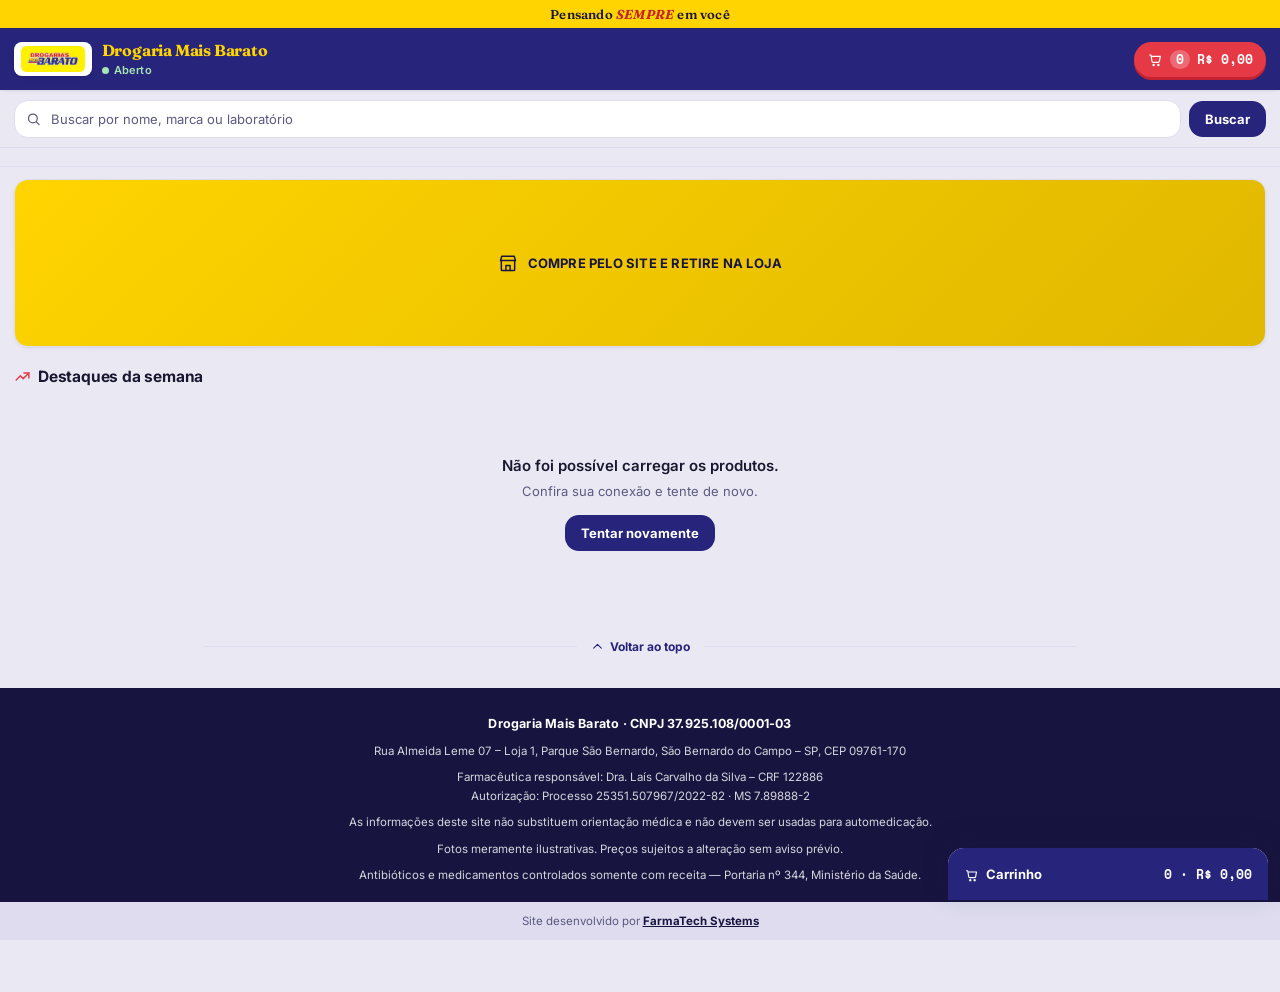
<file: index.html>
<!DOCTYPE html>
<html lang="pt-BR">
<head>
  <meta charset="UTF-8">
  <meta name="viewport" content="width=device-width, initial-scale=1.0">
  <meta name="description" content="Drogaria Mais Barato - Medicamentos com os melhores preços em São Bernardo do Campo">
  <title>Drogaria Mais Barato</title>

  <meta property="og:type" content="website">
  <meta property="og:title" content="Drogaria Mais Barato">
  <meta property="og:description" content="Medicamentos, perfumaria e higiene com os melhores preços em São Bernardo do Campo. Retire na loja ou receba em casa.">
  <meta property="og:image" content="logo.png">
  <meta name="theme-color" content="#26247B">

  <link rel="icon" type="image/png" href="logo.png">
  <link rel="apple-touch-icon" href="logo.png">
  <link rel="preconnect" href="https://fonts.googleapis.com">
  <link rel="preconnect" href="https://fonts.gstatic.com" crossorigin>
  <link rel="preconnect" href="https://raw.githubusercontent.com" crossorigin>
  <link href="https://fonts.googleapis.com/css2?family=Fraunces:ital,wght@0,600;0,700;1,600&family=Inter:wght@400;500;600;700&family=Space+Mono:wght@400;700&display=swap" rel="stylesheet">
  <link rel="preload" as="image" href="logo.png">
  <link rel="stylesheet" href="style.css">
</head>

<body>

<!-- 🎨 SPRITE DE ÍCONES (não aparece na tela; os cards usam via <use>) -->
<svg width="0" height="0" style="position:absolute" aria-hidden="true" focusable="false">
  <defs>
    <symbol id="ic-home" viewBox="0 0 24 24" fill="none" stroke="currentColor" stroke-width="1.8" stroke-linecap="round" stroke-linejoin="round"><path d="M3 11.5 12 4l9 7.5"/><path d="M5 10v9a1 1 0 0 0 1 1h4v-6h4v6h4a1 1 0 0 0 1-1v-9"/></symbol>
    <symbol id="ic-search" viewBox="0 0 24 24" fill="none" stroke="currentColor" stroke-width="2" stroke-linecap="round" stroke-linejoin="round"><circle cx="11" cy="11" r="7"/><line x1="21" y1="21" x2="16.6" y2="16.6"/></symbol>
    <symbol id="ic-cart" viewBox="0 0 24 24" fill="none" stroke="currentColor" stroke-width="1.8" stroke-linecap="round" stroke-linejoin="round"><path d="M4 6h2l1.4 9.2A2 2 0 0 0 9.4 17h7.2a2 2 0 0 0 2-1.7L20 8H7"/><circle cx="10" cy="21" r="1"/><circle cx="17" cy="21" r="1"/></symbol>
    <symbol id="ic-pin" viewBox="0 0 24 24" fill="none" stroke="currentColor" stroke-width="1.8" stroke-linecap="round" stroke-linejoin="round"><path d="M12 21s7-7.58 7-12a7 7 0 1 0-14 0c0 4.42 7 12 7 12z"/><circle cx="12" cy="9" r="2.4"/></symbol>
    <symbol id="ic-check" viewBox="0 0 24 24" fill="none" stroke="currentColor" stroke-width="2.2" stroke-linecap="round" stroke-linejoin="round"><polyline points="4 12.5 9.5 18 20 6"/></symbol>
    <symbol id="ic-trash" viewBox="0 0 24 24" fill="none" stroke="currentColor" stroke-width="1.8" stroke-linecap="round" stroke-linejoin="round"><line x1="4" y1="7" x2="20" y2="7"/><path d="M6 7l1 13a2 2 0 0 0 2 2h6a2 2 0 0 0 2-2l1-13"/><line x1="9.5" y1="11" x2="9.5" y2="17"/><line x1="14.5" y1="11" x2="14.5" y2="17"/><path d="M9 7V4h6v3"/></symbol>
    <symbol id="ic-chevron-up" viewBox="0 0 24 24" fill="none" stroke="currentColor" stroke-width="2" stroke-linecap="round" stroke-linejoin="round"><polyline points="5 15 12 8 19 15"/></symbol>
    <symbol id="ic-chevron-left" viewBox="0 0 24 24" fill="none" stroke="currentColor" stroke-width="2.2" stroke-linecap="round" stroke-linejoin="round"><polyline points="15 5 8 12 15 19"/></symbol>
    <symbol id="ic-chevron-right" viewBox="0 0 24 24" fill="none" stroke="currentColor" stroke-width="2" stroke-linecap="round" stroke-linejoin="round"><polyline points="9 5 16 12 9 19"/></symbol>
    <symbol id="ic-tag" viewBox="0 0 24 24" fill="none" stroke="currentColor" stroke-width="1.8" stroke-linecap="round" stroke-linejoin="round"><path d="M20 12.5 12.5 20 4 11.5V4h7.5z"/><circle cx="8.2" cy="7.8" r="1.3" fill="currentColor" stroke="none"/></symbol>
    <symbol id="ic-trending" viewBox="0 0 24 24" fill="none" stroke="currentColor" stroke-width="2" stroke-linecap="round" stroke-linejoin="round"><polyline points="3 17 9 11 13 15 21 7"/><polyline points="14 7 21 7 21 14"/></symbol>
    <symbol id="ic-truck" viewBox="0 0 24 24" fill="none" stroke="currentColor" stroke-width="1.8" stroke-linecap="round" stroke-linejoin="round"><rect x="2" y="7" width="12" height="9"/><path d="M14 10h4l3 3v3h-7z"/><circle cx="6.5" cy="18.5" r="1.6"/><circle cx="17.5" cy="18.5" r="1.6"/></symbol>
    <symbol id="ic-store" viewBox="0 0 24 24" fill="none" stroke="currentColor" stroke-width="1.8" stroke-linecap="round" stroke-linejoin="round"><path d="M4 9h16v11a1 1 0 0 1-1 1H5a1 1 0 0 1-1-1z"/><path d="M3 9l1.6-5h14.8L21 9"/><path d="M9.5 21v-6h5v6"/></symbol>
    <symbol id="ic-box" viewBox="0 0 24 24" fill="none" stroke="currentColor" stroke-width="1.8" stroke-linecap="round" stroke-linejoin="round"><path d="M3 8l9-5 9 5-9 5-9-5z"/><path d="M3 8v8l9 5 9-5V8"/><line x1="12" y1="13" x2="12" y2="21"/></symbol>
    <symbol id="ic-receita" viewBox="0 0 24 24" fill="none" stroke="currentColor" stroke-width="1.8" stroke-linecap="round" stroke-linejoin="round"><path d="M6 3h9l4 4v14a1 1 0 0 1-1 1H6a1 1 0 0 1-1-1V4a1 1 0 0 1 1-1z"/><path d="M14 3v5h5"/><line x1="8.5" y1="13" x2="15.5" y2="13"/><line x1="8.5" y1="17" x2="13" y2="17"/></symbol>
    <symbol id="ic-whats" viewBox="0 0 24 24" fill="currentColor" stroke="none"><path d="M12.04 2c-5.5 0-9.96 4.46-9.96 9.96 0 1.76.46 3.45 1.34 4.95L2 22l5.22-1.37a9.9 9.9 0 0 0 4.82 1.24h.01c5.5 0 9.96-4.46 9.96-9.96S17.54 2 12.04 2zm5.8 14.06c-.24.68-1.42 1.31-1.96 1.36-.5.05-.98.24-3.3-.69-2.78-1.1-4.54-3.95-4.68-4.13-.13-.18-1.11-1.48-1.11-2.82s.7-2 .95-2.28c.25-.27.54-.34.72-.34l.52.01c.17.01.39-.06.61.47.23.55.77 1.9.84 2.04.07.14.11.3.02.48-.09.18-.14.29-.27.45l-.4.47c-.14.13-.28.28-.12.55.16.27.71 1.17 1.52 1.9 1.04.93 1.92 1.21 2.19 1.35.27.14.43.11.59-.07.16-.18.68-.79.86-1.07.18-.27.36-.22.61-.13.25.09 1.58.75 1.85.88.27.14.45.2.52.32.07.11.07.64-.17 1.32z"/></symbol>
  </defs>
</svg>

<!-- 🟡 FAIXA DE MARCA -->
<div class="faixa-topo">Pensando <strong>SEMPRE</strong> em você</div>

<!-- 🔝 HEADER -->
<header class="header" role="banner">
  <div class="header-left">
    <img
      src="logo.png"
      class="logo"
      alt="Logo Drogaria Mais Barato"
      width="98" height="40"
    >
    <div class="titulo">
      <h1>Drogaria Mais Barato</h1>
      <span id="status" class="status-aberto"><i class="status-dot" aria-hidden="true"></i>Aberto</span>
    </div>
  </div>

  <button class="header-carrinho" onclick="toggleCarrinho()" aria-label="Abrir carrinho de compras">
    <svg class="ic" width="16" height="16" aria-hidden="true"><use href="#ic-cart"></use></svg>
    <span id="qtdTop" class="header-carrinho-qtd">0</span>
    <span id="totalTop">R$ 0,00</span>
  </button>
</header>

<!-- 🔍 BUSCA -->
<section class="busca-container" role="search">
  <div class="busca-wrapper">
    <svg class="busca-icon" width="15" height="15" aria-hidden="true"><use href="#ic-search"></use></svg>
    <input
      type="search"
      id="busca"
      placeholder="Buscar por nome, marca ou laboratório"
      autocomplete="off"
      aria-label="Buscar produtos"
      onkeydown="if(event.key==='Enter') buscar()"
    >
  </div>
  <button onclick="buscar()" class="btn-buscar">Buscar</button>
</section>

<!-- 🎯 FILTROS -->
<div class="filtros-wrap">
  <nav id="filtros" class="filtros" aria-label="Categorias"></nav>
  <!-- barra de rolagem própria: a nativa é "overlay" e só aparece durante o
       arrasto na maioria dos celulares, então o cliente não descobre que
       existem mais categorias para o lado -->
  <div id="filtrosBarra" class="filtros-barra" aria-hidden="true">
    <span id="filtrosThumb" class="filtros-thumb"></span>
  </div>
</div>

<!-- 🎠 BANNER -->
<section class="banner" aria-label="Promoções">
  <div class="banner-container">
    <div class="banner-slide ativo">
      <svg class="ic" width="20" height="20" aria-hidden="true"><use href="#ic-store"></use></svg>
      COMPRE PELO SITE E RETIRE NA LOJA
    </div>
    <div class="banner-slide">
      <svg class="ic" width="20" height="20" aria-hidden="true"><use href="#ic-truck"></use></svg>
      ENTREGAMOS EM ATÉ 8 KM DA LOJA
    </div>
    <div class="banner-slide">
      <svg class="ic" width="20" height="20" aria-hidden="true"><use href="#ic-box"></use></svg>
      NÃO ENCONTROU? ENCOMENDAMOS PARA VOCÊ
    </div>
  </div>
</section>

<!-- 🔥 DESTAQUES -->
<section class="mais-vendidos" aria-label="Destaques da semana">
  <h2>
    <svg class="ic" width="17" height="17" aria-hidden="true"><use href="#ic-trending"></use></svg>
    Destaques da semana
  </h2>
  <div id="listaMaisVendidos" class="scroll-horizontal"></div>
</section>

<!-- 🗂️ SEÇÕES POR FAMÍLIA (home) -->
<section id="categoriasHome" aria-label="Produtos por categoria"></section>

<!-- 📊 BARRA DE RESULTADO (busca / categoria / ofertas) -->
<div id="barraResultado" class="barra-resultado" style="display:none;">
  <div class="barra-resultado-info">
    <!-- com a vitrine escondida, este é o caminho de volta. Sem ele o
         cliente só sairia da categoria caçando o chip "Todos" na barra
         de filtros, que pode estar rolada para fora da tela. -->
    <button class="btn-voltar-vitrine" data-acao="voltar-vitrine" aria-label="Voltar para a vitrine">
      <svg class="ic" width="16" height="16" aria-hidden="true"><use href="#ic-chevron-left"></use></svg>
    </button>
    <strong id="resultadoTitulo"></strong>
    <span id="resultadoContagem" class="barra-resultado-contagem"></span>
  </div>
  <label class="ordenacao-wrap">
    <span class="ordenacao-label">Ordenar</span>
    <select id="ordenacao" aria-label="Ordenar produtos">
      <option value="relevancia">Relevância</option>
      <option value="menor-preco">Menor preço</option>
      <option value="maior-preco">Maior preço</option>
      <option value="desconto">Maior desconto</option>
      <option value="nome">Nome (A–Z)</option>
    </select>
  </label>
</div>

<!-- 📦 PRODUTOS (grid — busca e filtro por categoria) -->
<main id="produtos" aria-label="Lista de produtos"></main>

<!-- ⏳ LOADER -->
<div id="loader" class="loader" aria-hidden="true">
  <div class="loader-spinner"></div>
  <p>Carregando o catálogo…</p>
</div>

<!-- 🛒 CARRINHO -->
<aside id="carrinho" class="carrinho" role="complementary" aria-label="Carrinho de compras">
  <button class="carrinho-header" onclick="toggleCarrinho()" aria-expanded="false" aria-controls="carrinhoBody">
    <span>
      <svg class="ic" width="15" height="15" aria-hidden="true"><use href="#ic-cart"></use></svg>
      Carrinho
    </span>
    <span><span id="qtd">0</span> · <span id="total">R$ 0,00</span></span>
  </button>

  <div class="carrinho-body" id="carrinhoBody">
    <div id="itens"></div>

    <div class="carrinho-form">

      <select id="tipoEntrega" onchange="toggleEndereco()" aria-label="Tipo de entrega">
        <option value="Retirada">Retirada na loja</option>
        <option value="Entrega">Entrega em casa</option>
      </select>

      <input type="text" id="nome" placeholder="Seu nome *" autocomplete="name">
      <input type="tel" id="telefone" placeholder="Telefone *" autocomplete="tel">

      <div id="boxEndereco" style="display:none;">

        <input type="text" id="cep" placeholder="CEP *"
          maxlength="9" inputmode="numeric" autocomplete="postal-code"
          oninput="mascaraCEP(this); resetarFrete();"
          onblur="buscarCEP()">

        <input type="text" id="endereco" placeholder="Rua" readonly>
        <input type="text" id="numero" placeholder="Número *" inputmode="numeric" oninput="resetarFrete()">
        <input type="text" id="bairro" placeholder="Bairro" readonly>
        <input type="text" id="cidade" placeholder="Cidade" readonly>

        <button type="button" id="btnCalcularFrete" class="btn-calcular-frete" onclick="calcularFrete()">
          <svg class="ic" width="14" height="14" aria-hidden="true"><use href="#ic-pin"></use></svg>
          Calcular taxa de entrega
        </button>

        <div id="resultadoFrete" class="resultado-frete" style="display:none;"></div>

      </div>

      <select id="pagamento" onchange="trocarPagamento()" aria-label="Forma de pagamento">
        <option value="">Forma de pagamento</option>
        <option value="Pix">Pix</option>
        <option value="Dinheiro">Dinheiro</option>
        <option value="Cartão Crédito">Cartão Crédito</option>
        <option value="Cartão Débito">Cartão Débito</option>
      </select>

      <div id="boxTroco" style="display:none;">
        <input
          type="text"
          id="trocoInput"
          placeholder="Troco para R$ 0,00"
          inputmode="numeric"
          aria-label="Troco para"
          oninput="formatarTroco(this)"
        >
      </div>

    </div>

    <p class="aviso-privacidade">
      Usamos seu nome, telefone e endereço apenas para preparar e entregar este pedido.
      Não compartilhamos com terceiros.
    </p>

    <div id="avisoControleEspecial" class="aviso-controle-especial" style="display:none;">
      <p><strong>Este pedido tem medicamento que exige receita.</strong> A entrega só pode sair depois de a farmacêutica conferir a receita — envie uma foto dela nesta mesma conversa do WhatsApp assim que o pedido for enviado.</p>
      <label class="aviso-controle-especial-check">
        <input type="checkbox" id="confirmaReceita">
        Estou ciente e vou enviar a foto da receita pelo WhatsApp.
      </label>
    </div>

    <div class="carrinho-acoes">
      <button class="btn-finalizar" onclick="finalizar()">
        <svg class="ic" width="15" height="15" aria-hidden="true"><use href="#ic-check"></use></svg>
        Finalizar Pedido
      </button>
      <button class="btn-limpar" onclick="limparCarrinho()">
        <svg class="ic" width="15" height="15" aria-hidden="true"><use href="#ic-trash"></use></svg>
        Limpar
      </button>
    </div>
  </div>
</aside>

<!-- 🔝 VOLTAR AO TOPO -->
<button id="voltarTopo" class="voltar-topo" aria-label="Voltar ao topo">
  <span></span>
  <p>
    <svg class="ic" width="13" height="13" aria-hidden="true"><use href="#ic-chevron-up"></use></svg>
    Voltar ao topo
  </p>
  <span></span>
</button>

<!-- 🔔 TOAST -->
<div id="toast" class="toast" role="status" aria-live="polite"></div>

<!-- 📄 RODAPÉ -->
<footer class="rodape" role="contentinfo">
  <div class="rodape-container">
    <p><strong>Drogaria Mais Barato · CNPJ 37.925.108/0001-03</strong></p>
    <p>Rua Almeida Leme 07 – Loja 1, Parque São Bernardo, São Bernardo do Campo – SP, CEP 09761-170</p>
    <p>Farmacêutica responsável: Dra. Laís Carvalho da Silva – CRF 122886<br>
       Autorização: Processo 25351.507967/2022-82 · MS 7.89888-2</p>
    <p>As informações deste site não substituem orientação médica e não devem ser usadas para automedicação.</p>
    <p>Fotos meramente ilustrativas. Preços sujeitos a alteração sem aviso prévio.</p>
    <p>Antibióticos e medicamentos controlados somente com receita — Portaria nº 344, Ministério da Saúde.</p>
  </div>
</footer>

<footer class="rodape-agencia">
  <p>
    Site desenvolvido por
    <a href="https://wa.me/5511940266948?text=Ol%C3%A1!%20Vi%20o%20cr%C3%A9dito%20da%20FarmaTech%20Systems%20no%20site%20e%20gostaria%20de%20saber%20sobre%20cria%C3%A7%C3%A3o%20de%20loja%20virtual%20e%20sistemas." target="_blank" rel="noopener">
      <strong>FarmaTech Systems</strong>
    </a>
  </p>
</footer>

<script src="script.js" defer></script>
</body>
</html>
</file>
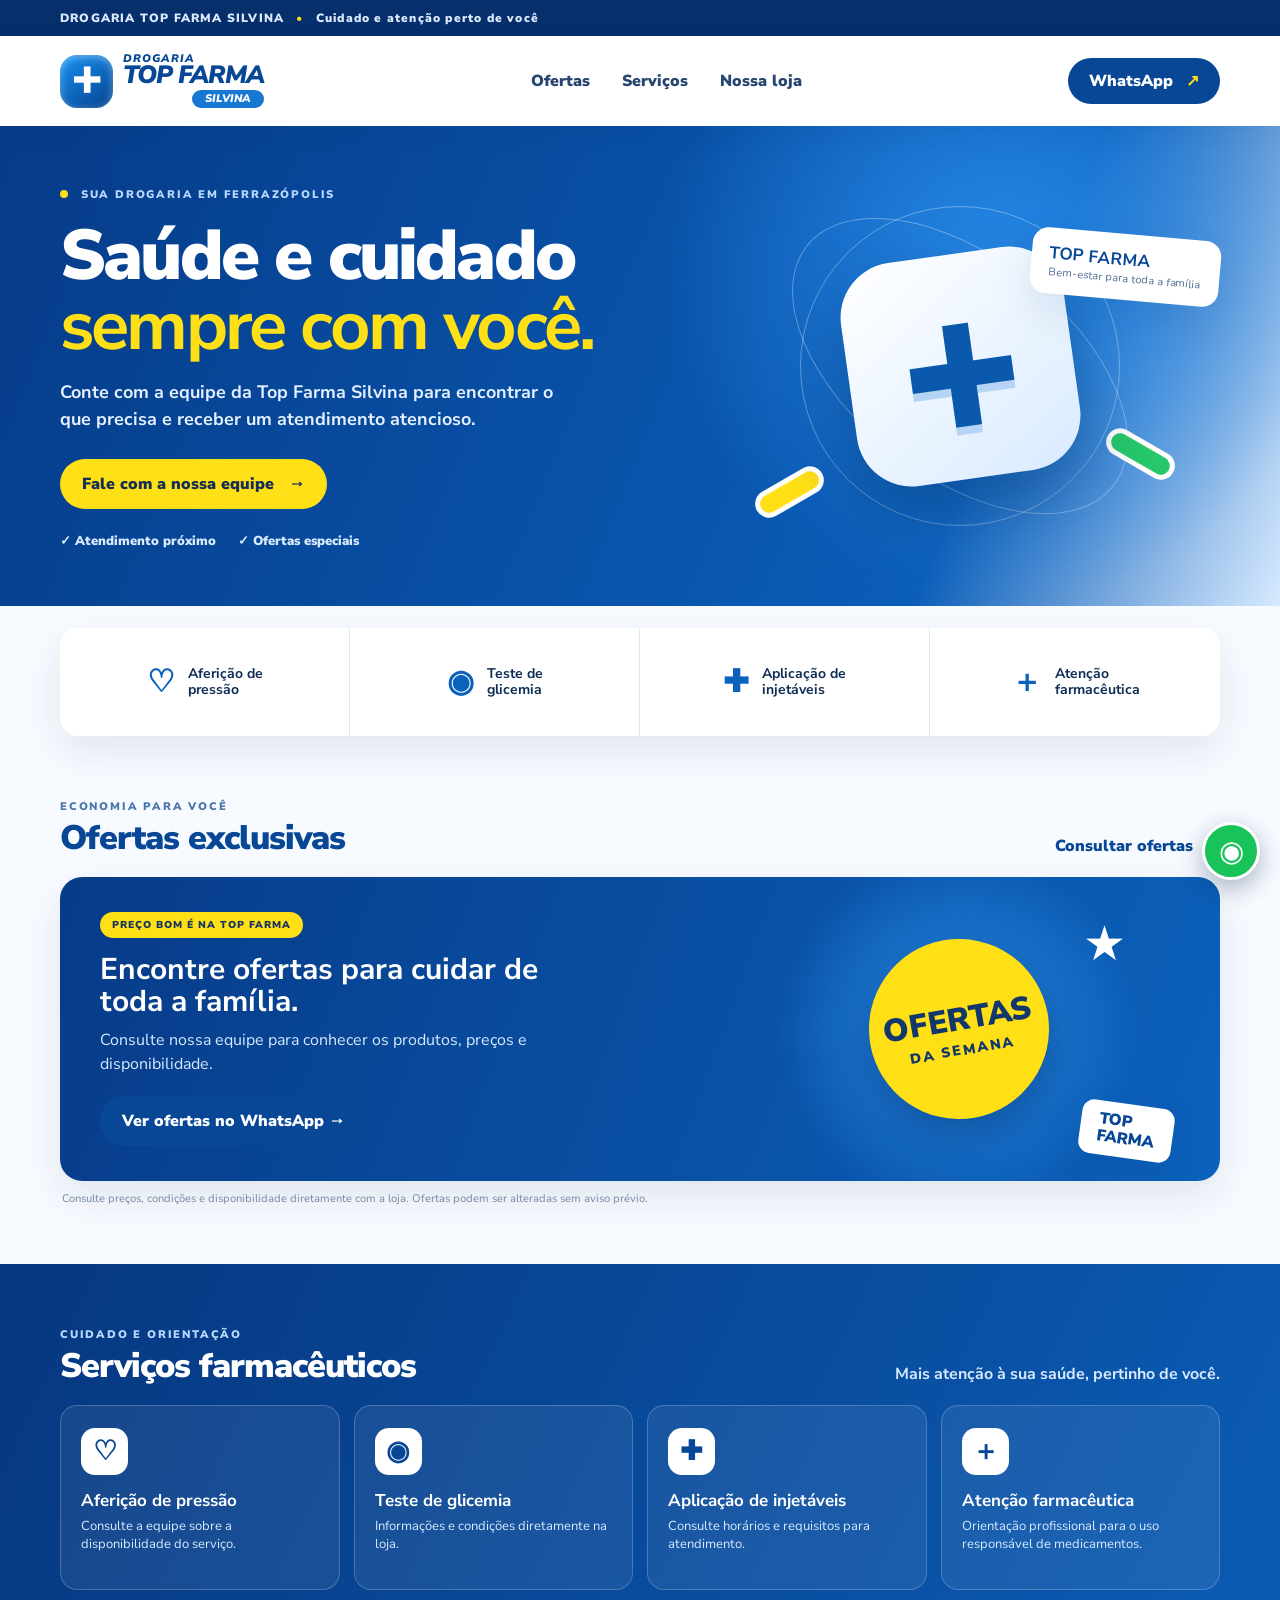
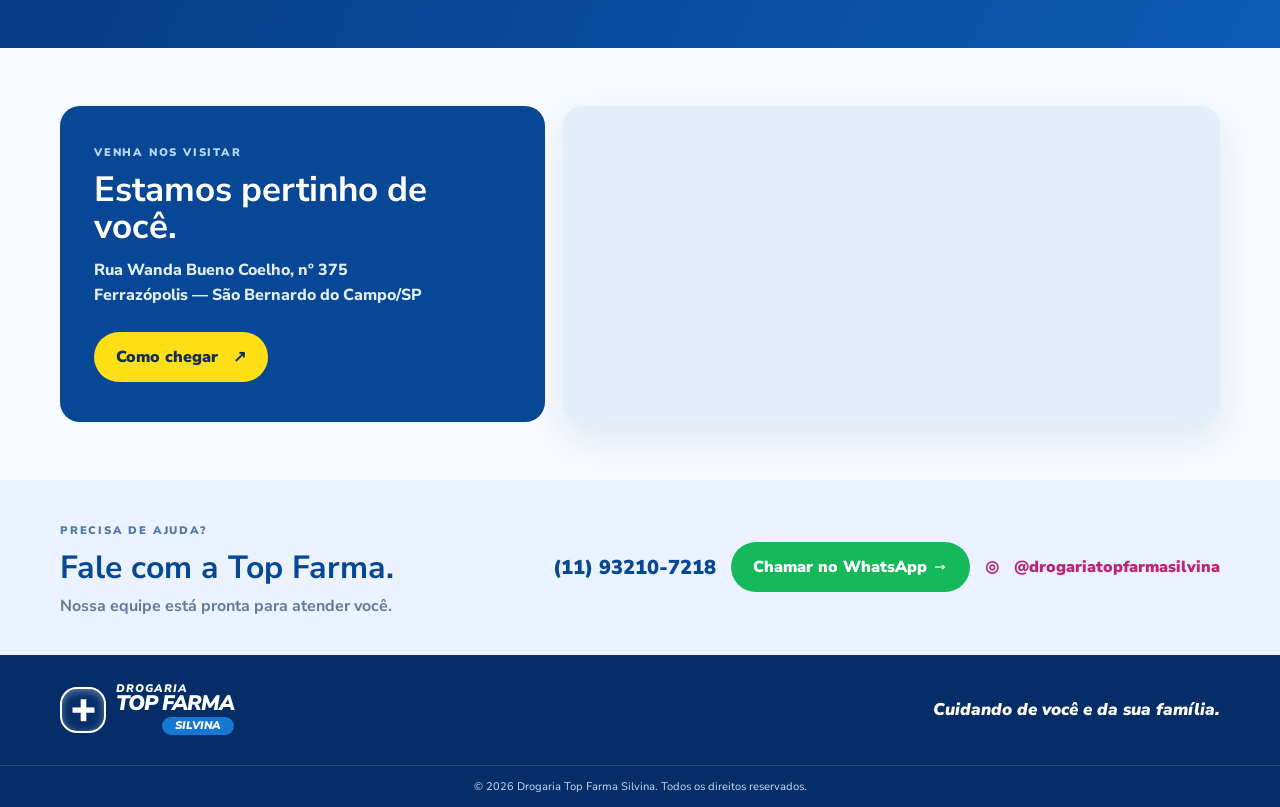
<file: public/top-farma/index.html>
<!doctype html>
<html lang="pt-BR">
<head>
  <meta charset="utf-8">
  <meta name="viewport" content="width=device-width, initial-scale=1">
  <meta name="theme-color" content="#084796">
  <meta name="description" content="Drogaria Top Farma Silvina em Ferrazópolis, São Bernardo do Campo. Ofertas, serviços farmacêuticos e atendimento pelo WhatsApp.">
  <title>Drogaria Top Farma Silvina | Ferrazópolis</title>
  <link rel="preconnect" href="https://fonts.googleapis.com">
  <link rel="preconnect" href="https://fonts.gstatic.com" crossorigin>
  <link href="https://fonts.googleapis.com/css2?family=Nunito+Sans:wght@400;600;700;800;900&display=swap" rel="stylesheet">
  <link rel="stylesheet" href="./top-farma.css">
  <script type="application/ld+json">
  {
    "@context":"https://schema.org",
    "@type":"Pharmacy",
    "name":"Drogaria Top Farma Silvina",
    "telephone":"+55-11-93210-7218",
    "url":"https://drogaria-site.pages.dev/top-farma/",
    "address":{
      "@type":"PostalAddress",
      "streetAddress":"Rua Wanda Bueno Coelho, 375 - Ferrazópolis",
      "addressLocality":"São Bernardo do Campo",
      "addressRegion":"SP",
      "addressCountry":"BR"
    },
    "sameAs":["https://www.instagram.com/drogariatopfarmasilvina/"]
  }
  </script>
</head>
<body>
  <div class="top-strip"><div class="wrap">DROGARIA TOP FARMA SILVINA <span>•</span> Cuidado e atenção perto de você</div></div>
  <header class="header">
    <div class="wrap head-row">
      <a class="brand" href="#inicio" aria-label="Top Farma Silvina - início">
        <span class="brand-icon">+</span>
        <span class="brand-words"><small>DROGARIA</small><strong>TOP FARMA</strong><em>SILVINA</em></span>
      </a>
      <nav class="desktop-nav" aria-label="Navegação principal">
        <a href="#ofertas">Ofertas</a><a href="#servicos">Serviços</a><a href="#loja">Nossa loja</a>
      </nav>
      <a class="head-cta" href="https://wa.me/5511932107218?text=Ol%C3%A1%2C%20vim%20pelo%20site%20da%20Top%20Farma." target="_blank" rel="noopener">WhatsApp <span>↗</span></a>
      <button class="menu-btn" id="menuBtn" aria-label="Abrir menu" aria-expanded="false">☰</button>
    </div>
    <nav class="mobile-nav" id="mobileNav" aria-label="Menu mobile"><a href="#ofertas">Ofertas</a><a href="#servicos">Serviços farmacêuticos</a><a href="#loja">Nossa loja</a></nav>
  </header>

  <main>
    <section class="hero" id="inicio">
      <div class="wrap hero-grid">
        <div class="hero-text">
          <span class="eyebrow"><i></i> SUA DROGARIA EM FERRAZÓPOLIS</span>
          <h1>Saúde e cuidado <b>sempre com você.</b></h1>
          <p>Conte com a equipe da Top Farma Silvina para encontrar o que precisa e receber um atendimento atencioso.</p>
          <a class="btn btn-yellow" href="https://wa.me/5511932107218?text=Ol%C3%A1%2C%20gostaria%20de%20consultar%20um%20produto." target="_blank" rel="noopener">Fale com a nossa equipe <span>→</span></a>
          <div class="hero-points"><span>✓ Atendimento próximo</span><span>✓ Ofertas especiais</span></div>
        </div>
        <div class="hero-visual" aria-hidden="true">
          <div class="visual-orbit orbit-a"></div><div class="visual-orbit orbit-b"></div>
          <div class="medical-cross">+</div>
          <div class="visual-note"><strong>TOP FARMA</strong><small>Bem-estar para toda a família</small></div>
          <div class="visual-pill pill-a"></div><div class="visual-pill pill-b"></div>
        </div>
      </div>
    </section>

    <section class="wrap service-shortcuts" aria-label="Nossos serviços">
      <a href="#servicos"><span>♡</span><b>Aferição de<br>pressão</b></a>
      <a href="#servicos"><span>◉</span><b>Teste de<br>glicemia</b></a>
      <a href="#servicos"><span>✚</span><b>Aplicação de<br>injetáveis</b></a>
      <a href="#servicos"><span>＋</span><b>Atenção<br>farmacêutica</b></a>
    </section>

    <section class="wrap offers section" id="ofertas">
      <div class="section-head"><div><small>ECONOMIA PARA VOCÊ</small><h2>Ofertas exclusivas</h2></div><a href="https://wa.me/5511932107218?text=Ol%C3%A1%2C%20quero%20saber%20as%20ofertas%20da%20Top%20Farma." target="_blank" rel="noopener">Consultar ofertas <b>→</b></a></div>
      <div class="offer-panel">
        <div class="offer-copy"><span class="offer-label">PREÇO BOM É NA TOP FARMA</span><h3>Encontre ofertas para cuidar de toda a família.</h3><p>Consulte nossa equipe para conhecer os produtos, preços e disponibilidade.</p><a class="btn btn-blue" href="https://wa.me/5511932107218?text=Ol%C3%A1%2C%20pode%20me%20enviar%20as%20ofertas%20atuais%3F" target="_blank" rel="noopener">Ver ofertas no WhatsApp →</a></div>
        <div class="offer-art" aria-hidden="true"><div class="offer-circle">OFERTAS<small>DA SEMANA</small></div><div class="offer-tag">★</div><div class="offer-box">TOP<br>FARMA</div></div>
      </div>
      <p class="fine-print">Consulte preços, condições e disponibilidade diretamente com a loja. Ofertas podem ser alteradas sem aviso prévio.</p>
    </section>

    <section class="services section" id="servicos">
      <div class="wrap">
        <div class="section-head light"><div><small>CUIDADO E ORIENTAÇÃO</small><h2>Serviços farmacêuticos</h2></div><p>Mais atenção à sua saúde, pertinho de você.</p></div>
        <div class="service-grid">
          <article><span>♡</span><h3>Aferição de pressão</h3><p>Consulte a equipe sobre a disponibilidade do serviço.</p></article>
          <article><span>◉</span><h3>Teste de glicemia</h3><p>Informações e condições diretamente na loja.</p></article>
          <article><span>✚</span><h3>Aplicação de injetáveis</h3><p>Consulte horários e requisitos para atendimento.</p></article>
          <article><span>＋</span><h3>Atenção farmacêutica</h3><p>Orientação profissional para o uso responsável de medicamentos.</p></article>
        </div>
      </div>
    </section>

    <section class="wrap location section" id="loja">
      <div class="location-info"><small>VENHA NOS VISITAR</small><h2>Estamos pertinho de você.</h2><p class="address">Rua Wanda Bueno Coelho, nº 375<br>Ferrazópolis — São Bernardo do Campo/SP</p><a class="btn btn-yellow" href="https://www.google.com/maps/search/?api=1&query=Rua+Wanda+Bueno+Coelho+375+Ferrazopolis+Sao+Bernardo+do+Campo" target="_blank" rel="noopener">Como chegar <span>↗</span></a></div>
      <div class="map"><iframe title="Localização da Drogaria Top Farma Silvina" loading="lazy" referrerpolicy="no-referrer-when-downgrade" src="https://www.google.com/maps?q=Rua%20Wanda%20Bueno%20Coelho%20375%20Ferrazopolis%20Sao%20Bernardo%20do%20Campo&output=embed"></iframe></div>
    </section>

    <section class="contact">
      <div class="wrap contact-row">
        <div><small>PRECISA DE AJUDA?</small><h2>Fale com a Top Farma.</h2><p>Nossa equipe está pronta para atender você.</p></div>
        <div class="contact-actions"><a class="phone" href="tel:+5511932107218">(11) 93210-7218</a><a class="btn btn-green" href="https://wa.me/5511932107218?text=Ol%C3%A1%2C%20vim%20pelo%20site%20da%20Top%20Farma." target="_blank" rel="noopener">Chamar no WhatsApp →</a><a class="instagram" href="https://www.instagram.com/drogariatopfarmasilvina/" target="_blank" rel="noopener">◎ &nbsp; @drogariatopfarmasilvina</a></div>
      </div>
    </section>
  </main>
  <footer><div class="wrap footer-row"><a class="brand footer-brand" href="#inicio"><span class="brand-icon">+</span><span class="brand-words"><small>DROGARIA</small><strong>TOP FARMA</strong><em>SILVINA</em></span></a><p>Cuidando de você e da sua família.</p></div><div class="copyright">© <span id="year"></span> Drogaria Top Farma Silvina. Todos os direitos reservados.</div></footer>
  <a class="floating-wa" href="https://wa.me/5511932107218?text=Ol%C3%A1%2C%20vim%20pelo%20site%20da%20Top%20Farma." target="_blank" rel="noopener" aria-label="Falar com a Top Farma pelo WhatsApp">◉</a>
  <script src="./top-farma.js"></script>
</body>
</html>
</file>
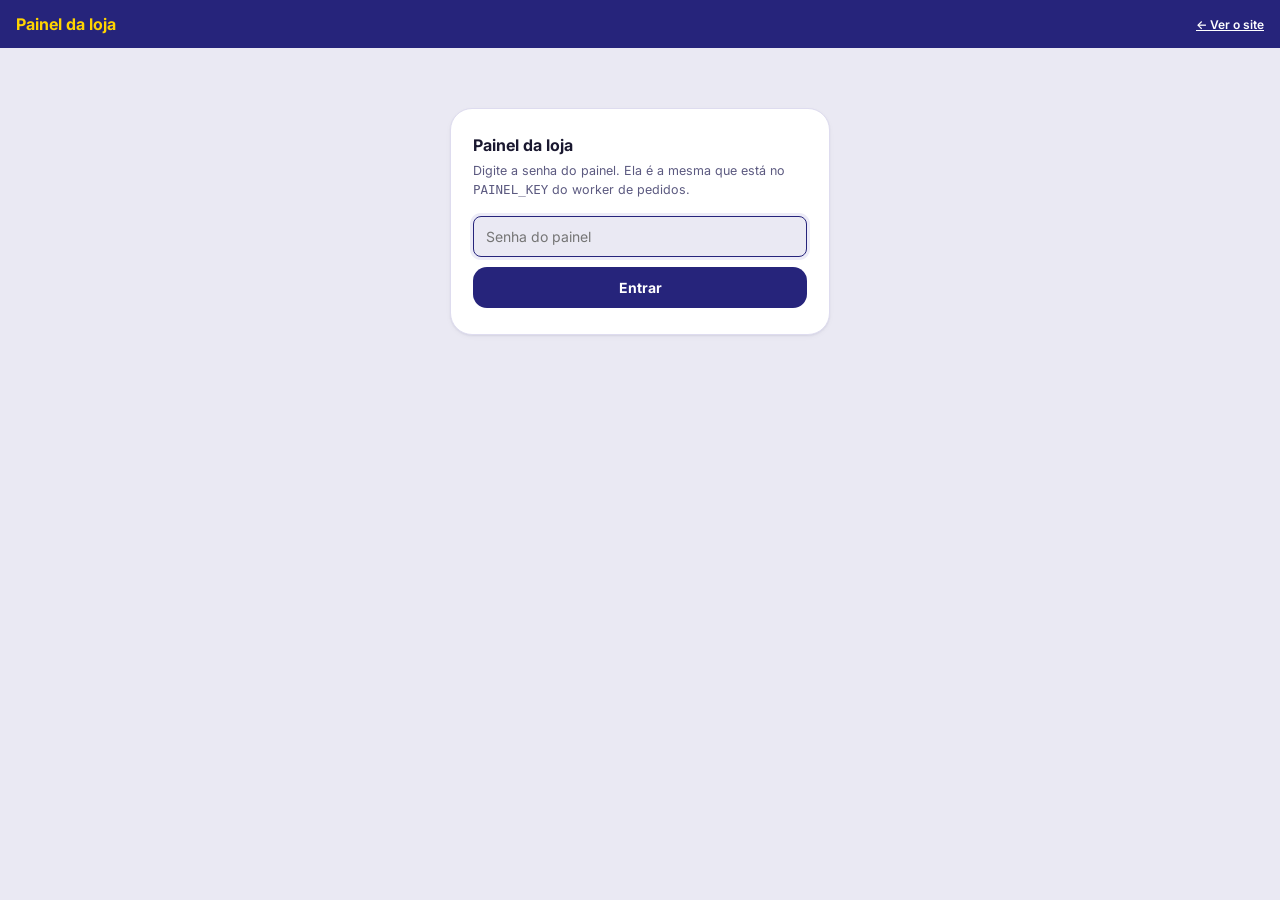
<file: painel.html>
<!DOCTYPE html>
<html lang="pt-BR">
<head>
<meta charset="UTF-8">
<meta name="viewport" content="width=device-width, initial-scale=1.0">
<meta name="robots" content="noindex, nofollow">
<title>Painel — Drogaria Mais Barato</title>
<meta name="theme-color" content="#26247B">
<link rel="icon" type="image/png" href="logo.png">
<link rel="preconnect" href="https://fonts.googleapis.com">
<link rel="preconnect" href="https://fonts.gstatic.com" crossorigin>
<link href="https://fonts.googleapis.com/css2?family=Inter:wght@400;500;600;700&family=Space+Mono:wght@400;700&display=swap" rel="stylesheet">
<link rel="stylesheet" href="style.css">
<style>
  /* O painel é da loja, não da vitrine: reaproveita a paleta e as fontes
     do site, mas não o resto — nada de carrinho, filtros ou banner. */
  body { padding-bottom: 40px; }

  .painel-topo {
    background: var(--marca);
    color: var(--branco);
    padding: 14px 16px;
    display: flex;
    align-items: center;
    justify-content: space-between;
    gap: 12px;
    flex-wrap: wrap;
  }
  .painel-topo h1 { font-size: 16px; font-weight: 700; color: var(--amarelo); }
  .painel-topo .sub { font-size: 11.5px; color: rgba(255,255,255,.8); }
  .painel-topo a { color: var(--branco); font-size: 12px; font-weight: 600; }

  .painel { max-width: 1000px; margin: 0 auto; padding: 0 14px; }

  .entrar {
    max-width: 380px; margin: 60px auto; background: var(--branco);
    border: 1px solid var(--linha); border-radius: var(--raio-lg);
    padding: 26px 22px; box-shadow: var(--sombra-sm);
  }
  .entrar h2 { font-size: 16px; margin-bottom: 6px; }
  .entrar p { font-size: 12.5px; color: var(--tinta-suave); line-height: 1.55; margin-bottom: 16px; }
  .entrar input {
    width: 100%; padding: 11px 12px; font-size: 14px; font-family: var(--fonte-corpo);
    border: 1.5px solid var(--linha); border-radius: var(--raio-sm);
    background: var(--papel); color: var(--tinta); outline: none; margin-bottom: 10px;
  }
  .entrar input:focus { border-color: var(--marca); box-shadow: 0 0 0 3px var(--marca-clara); }
  .entrar button {
    width: 100%; padding: 12px; border: none; border-radius: var(--raio-md);
    background: var(--marca); color: var(--branco); font-weight: 700; font-size: 14px;
    font-family: var(--fonte-corpo);
  }
  .entrar button:hover { background: var(--marca-escura); }

  .erro {
    background: var(--erro-clara); border: 1px solid var(--erro); color: var(--erro);
    padding: 10px 12px; border-radius: var(--raio-sm); font-size: 12.5px;
    margin-bottom: 12px; line-height: 1.5;
  }

  .periodo { display: flex; gap: 8px; padding: 16px 0 4px; flex-wrap: wrap; }
  .periodo button {
    background: var(--branco); border: 1.5px solid var(--linha); color: var(--marca-escura);
    padding: 7px 14px; border-radius: var(--raio-lg); font-size: 12px; font-weight: 700;
    font-family: var(--fonte-corpo);
  }
  .periodo button.ativo { background: var(--marca); border-color: var(--marca); color: var(--branco); }

  .numeros { display: grid; grid-template-columns: repeat(auto-fit, minmax(150px, 1fr)); gap: 10px; margin: 12px 0 4px; }
  .num {
    background: var(--branco); border: 1px solid var(--linha); border-radius: var(--raio-md);
    padding: 14px 16px; box-shadow: var(--sombra-sm); min-width: 0;
  }
  .num span { display: block; font-size: 11.5px; color: var(--tinta-suave); margin-bottom: 5px; }
  .num strong { font-size: 20px; font-family: var(--fonte-preco); font-variant-numeric: tabular-nums; letter-spacing: -.5px; }
  .num.alerta strong { color: var(--erro); }

  .bloco { margin-top: 22px; }
  .bloco h2 { font-size: 14.5px; margin-bottom: 10px; display: flex; align-items: baseline; gap: 8px; }
  .bloco h2 small { font-size: 11.5px; font-weight: 400; color: var(--tinta-suave); }

  .tabela-wrap {
    background: var(--branco); border: 1px solid var(--linha); border-radius: var(--raio-md);
    overflow-x: auto; box-shadow: var(--sombra-sm);
  }
  table { width: 100%; border-collapse: collapse; font-size: 12.5px; }
  th, td { text-align: left; padding: 9px 12px; border-bottom: 1px solid var(--linha); white-space: nowrap; }
  th { color: var(--tinta-suave); font-weight: 600; font-size: 11.5px; text-transform: uppercase; letter-spacing: .03em; }
  tr:last-child td { border-bottom: none; }
  td.num-col, th.num-col { text-align: right; font-family: var(--fonte-preco); font-variant-numeric: tabular-nums; }
  td.larga { white-space: normal; min-width: 200px; }

  .pill { display: inline-block; padding: 2px 8px; border-radius: 20px; font-size: 10.5px; font-weight: 700; }
  .pill-novo { background: var(--marca-clara); color: var(--marca-escura); }
  .pill-receita { background: #FFF3CD; color: #7A5B00; }
  .pill-entregue { background: #E6F4EC; color: var(--ok); }

  /* barras do faturamento por dia: um gráfico simples resolve, e não
     carrega biblioteca nenhuma para dentro do site */
  .barras { display: flex; align-items: flex-end; gap: 3px; height: 90px; padding: 10px 12px; }
  .barra { flex: 1; min-width: 0; background: var(--marca); border-radius: 3px 3px 0 0; min-height: 2px; }
  .barra:hover { background: var(--tag); }

  .vazio { padding: 26px 16px; text-align: center; color: var(--tinta-suave); font-size: 13px; }
</style>
</head>

<body>

<div class="painel-topo">
  <div>
    <h1>Painel da loja</h1>
    <span class="sub" id="atualizado"></span>
  </div>
  <a href="index.html">← Ver o site</a>
</div>

<div class="painel">

  <div id="login" class="entrar" style="display:none;">
    <h2>Painel da loja</h2>
    <p>Digite a senha do painel. Ela é a mesma que está no
       <code>PAINEL_KEY</code> do worker de pedidos.</p>
    <div id="erroLogin"></div>
    <input type="password" id="senha" placeholder="Senha do painel" autocomplete="current-password">
    <button id="btnEntrar">Entrar</button>
  </div>

  <div id="conteudo" style="display:none;">

    <div class="periodo" id="periodo">
      <button data-dias="1">Hoje</button>
      <button data-dias="7">7 dias</button>
      <button data-dias="30" class="ativo">30 dias</button>
      <button data-dias="90">90 dias</button>
    </div>

    <div class="numeros" id="numeros"></div>

    <div class="bloco">
      <h2>Faturamento por dia <small id="rotuloPeriodo"></small></h2>
      <div class="tabela-wrap"><div class="barras" id="barras"></div></div>
    </div>

    <div class="bloco">
      <h2>Produtos mais vendidos</h2>
      <div class="tabela-wrap" id="produtos"></div>
    </div>

    <div class="bloco">
      <h2>Últimos pedidos</h2>
      <div class="tabela-wrap" id="pedidos"></div>
    </div>

    <div class="bloco">
      <h2>Clientes <small>quem já comprou, pelo telefone</small></h2>
      <div class="tabela-wrap" id="clientes"></div>
    </div>

  </div>

</div>

<script>
/* Endereço do worker de pedidos. Precisa ser o mesmo valor que está em
   API_PEDIDOS_D1 no script.js — sem ele o painel não tem de onde ler. */
const API = "https://farmatech-pedidos-proxy.zaureliojr.workers.dev";

const el = id => document.getElementById(id);
const esc = t => String(t ?? "").replace(/[&<>"']/g, c =>
  ({ "&": "&amp;", "<": "&lt;", ">": "&gt;", '"': "&quot;", "'": "&#39;" }[c]));
const dinheiro = v => Number(v || 0).toLocaleString("pt-BR", { style: "currency", currency: "BRL" });
const dataHora = ms => new Date(ms).toLocaleString("pt-BR", { day: "2-digit", month: "2-digit", hour: "2-digit", minute: "2-digit" });
const dataCurta = ms => new Date(ms).toLocaleDateString("pt-BR", { day: "2-digit", month: "2-digit", year: "2-digit" });

// A senha fica só nesta aba: fechou, sai. Não é "lembrar de mim" de
// propósito — é o painel do faturamento da loja.
let senha = sessionStorage.getItem("painelKey") || "";
let dias = 30;

async function api(rota) {
  const r = await fetch(`${API.replace(/\/+$/, "")}${rota}`, { headers: { "X-Painel-Key": senha } });
  if (r.status === 401) throw new Error("SENHA");
  if (!r.ok) throw new Error(`HTTP ${r.status}`);
  return r.json();
}

function mostrarLogin(mensagem) {
  el("login").style.display = "";
  el("conteudo").style.display = "none";
  el("erroLogin").innerHTML = mensagem ? `<div class="erro">${esc(mensagem)}</div>` : "";
  el("senha").focus();
}

function tabela(colunas, linhas, vazio) {
  if (!linhas.length) return `<div class="vazio">${esc(vazio)}</div>`;
  return `<table>
    <thead><tr>${colunas.map(c => `<th class="${c.num ? "num-col" : ""}">${esc(c.titulo)}</th>`).join("")}</tr></thead>
    <tbody>${linhas.map(l => `<tr>${l.map((v, i) =>
      `<td class="${colunas[i].num ? "num-col" : ""} ${colunas[i].larga ? "larga" : ""}">${v}</td>`).join("")}</tr>`).join("")}</tbody>
  </table>`;
}

function pillStatus(p) {
  if (p.status === "entregue") return `<span class="pill pill-entregue">entregue</span>`;
  if (p.tem_receita && p.status === "novo") return `<span class="pill pill-receita">aguarda receita</span>`;
  return `<span class="pill pill-novo">${esc(p.status)}</span>`;
}

async function carregar() {
  const [resumo, clientes] = await Promise.all([
    api(`/resumo?dias=${dias}`),
    api(`/clientes?limite=100`)
  ]);

  el("numeros").innerHTML = `
    <div class="num"><span>Pedidos hoje</span><strong>${resumo.hoje.pedidos}</strong></div>
    <div class="num"><span>Faturamento hoje</span><strong>${dinheiro(resumo.hoje.faturamento)}</strong></div>
    <div class="num"><span>Pedidos no período</span><strong>${resumo.periodo.pedidos}</strong></div>
    <div class="num"><span>Faturamento no período</span><strong>${dinheiro(resumo.periodo.faturamento)}</strong></div>
    <div class="num"><span>Ticket médio</span><strong>${dinheiro(resumo.periodo.ticket)}</strong></div>
    <div class="num ${resumo.aguardandoReceita ? "alerta" : ""}"><span>Aguardando receita</span><strong>${resumo.aguardandoReceita}</strong></div>
  `;

  el("rotuloPeriodo").textContent = `últimos ${resumo.dias} dias`;

  const maior = Math.max(1, ...resumo.porDia.map(d => d.faturamento));
  el("barras").innerHTML = resumo.porDia.length
    ? resumo.porDia.map(d => `<div class="barra" style="height:${Math.round((d.faturamento / maior) * 100)}%"
         title="${esc(d.dia)} — ${dinheiro(d.faturamento)} em ${d.pedidos} pedido(s)"></div>`).join("")
    : `<div class="vazio">Nenhum pedido no período.</div>`;

  el("produtos").innerHTML = tabela(
    [{ titulo: "Produto", larga: true }, { titulo: "EAN" }, { titulo: "Unidades", num: true }, { titulo: "Faturamento", num: true }],
    resumo.topProdutos.map(p => [esc(p.descricao), esc(p.ean || "—"), p.unidades, dinheiro(p.faturamento)]),
    "Nenhum produto vendido no período."
  );

  el("pedidos").innerHTML = tabela(
    [{ titulo: "Pedido" }, { titulo: "Quando" }, { titulo: "Cliente", larga: true }, { titulo: "Telefone" },
     { titulo: "Entrega" }, { titulo: "Total", num: true }, { titulo: "Situação" }],
    resumo.recentes.map(p => [
      esc(p.ref), dataHora(p.criado_em), esc(p.cliente), esc(p.telefone),
      esc(p.entrega), dinheiro(p.total), pillStatus(p)
    ]),
    "Nenhum pedido ainda."
  );

  el("clientes").innerHTML = tabela(
    [{ titulo: "Cliente", larga: true }, { titulo: "Telefone" }, { titulo: "Pedidos", num: true },
     { titulo: "Total gasto", num: true }, { titulo: "Primeira" }, { titulo: "Última" }],
    clientes.clientes.map(c => [
      esc(c.nome), esc(c.telefone), c.pedidos, dinheiro(c.total_gasto),
      dataCurta(c.primeiro_pedido), dataCurta(c.ultimo_pedido)
    ]),
    "Nenhum cliente ainda."
  );

  el("atualizado").textContent = `atualizado às ${new Date().toLocaleTimeString("pt-BR", { hour: "2-digit", minute: "2-digit" })}`;
  el("login").style.display = "none";
  el("conteudo").style.display = "";
}

async function tentar() {
  if (!API) {
    mostrarLogin("Falta apontar o painel para o worker: preencha a constante API no topo do painel.html.");
    el("senha").disabled = true;
    el("btnEntrar").disabled = true;
    return;
  }
  if (!senha) return mostrarLogin("");
  try {
    await carregar();
  } catch (erro) {
    sessionStorage.removeItem("painelKey");
    senha = "";
    mostrarLogin(erro.message === "SENHA"
      ? "Senha incorreta."
      : `Não consegui falar com o servidor (${erro.message}).`);
  }
}

el("btnEntrar").addEventListener("click", () => {
  senha = el("senha").value.trim();
  if (!senha) return;
  sessionStorage.setItem("painelKey", senha);
  tentar();
});

el("senha").addEventListener("keydown", e => { if (e.key === "Enter") el("btnEntrar").click(); });

el("periodo").addEventListener("click", e => {
  const btn = e.target.closest("[data-dias]");
  if (!btn) return;
  dias = Number(btn.dataset.dias);
  document.querySelectorAll("#periodo button").forEach(b => b.classList.toggle("ativo", b === btn));
  carregar().catch(() => tentar());
});

tentar();
</script>

</body>
</html>
</file>
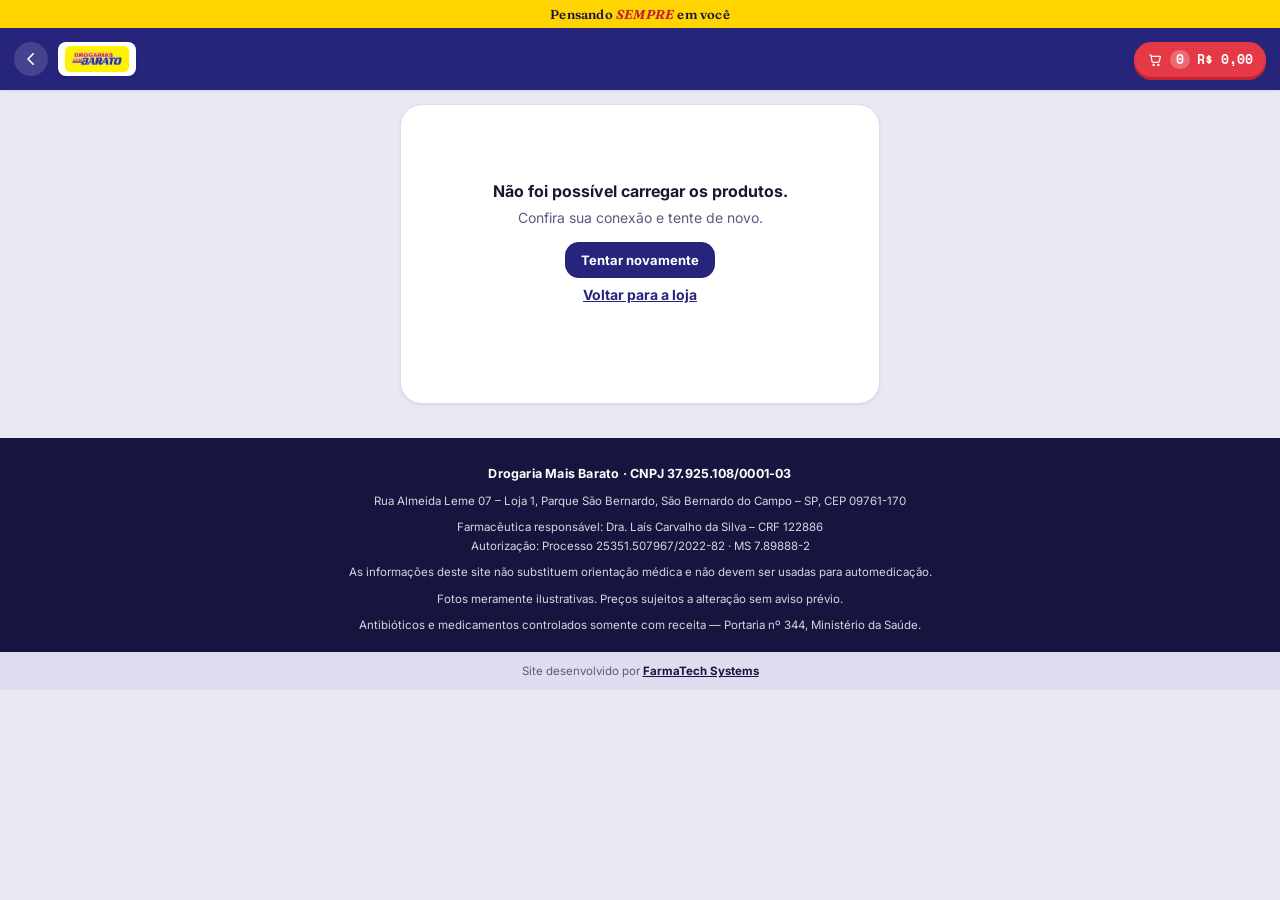
<file: produto.html>
<!DOCTYPE html>
<html lang="pt-BR">
<head>
  <meta charset="UTF-8">
  <meta name="viewport" content="width=device-width, initial-scale=1.0">
  <meta name="description" content="Detalhes do produto - Drogaria Mais Barato">
  <title>Produto — Drogaria Mais Barato</title>
  <meta name="theme-color" content="#26247B">

  <link rel="icon" type="image/png" href="logo.png">
  <link rel="apple-touch-icon" href="logo.png">
  <link rel="preconnect" href="https://fonts.googleapis.com">
  <link rel="preconnect" href="https://fonts.gstatic.com" crossorigin>
  <link rel="preconnect" href="https://raw.githubusercontent.com" crossorigin>
  <link href="https://fonts.googleapis.com/css2?family=Fraunces:ital,wght@0,600;0,700;1,600&family=Inter:wght@400;500;600;700&family=Space+Mono:wght@400;700&display=swap" rel="stylesheet">
  <link rel="stylesheet" href="style.css">
</head>

<body>

<!-- 🎨 SPRITE DE ÍCONES -->
<svg width="0" height="0" style="position:absolute" aria-hidden="true" focusable="false">
  <defs>
    <symbol id="ic-home" viewBox="0 0 24 24" fill="none" stroke="currentColor" stroke-width="1.8" stroke-linecap="round" stroke-linejoin="round"><path d="M3 11.5 12 4l9 7.5"/><path d="M5 10v9a1 1 0 0 0 1 1h4v-6h4v6h4a1 1 0 0 0 1-1v-9"/></symbol>
    <symbol id="ic-search" viewBox="0 0 24 24" fill="none" stroke="currentColor" stroke-width="2" stroke-linecap="round" stroke-linejoin="round"><circle cx="11" cy="11" r="7"/><line x1="21" y1="21" x2="16.6" y2="16.6"/></symbol>
    <symbol id="ic-cart" viewBox="0 0 24 24" fill="none" stroke="currentColor" stroke-width="1.8" stroke-linecap="round" stroke-linejoin="round"><path d="M4 6h2l1.4 9.2A2 2 0 0 0 9.4 17h7.2a2 2 0 0 0 2-1.7L20 8H7"/><circle cx="10" cy="21" r="1"/><circle cx="17" cy="21" r="1"/></symbol>
    <symbol id="ic-pin" viewBox="0 0 24 24" fill="none" stroke="currentColor" stroke-width="1.8" stroke-linecap="round" stroke-linejoin="round"><path d="M12 21s7-7.58 7-12a7 7 0 1 0-14 0c0 4.42 7 12 7 12z"/><circle cx="12" cy="9" r="2.4"/></symbol>
    <symbol id="ic-check" viewBox="0 0 24 24" fill="none" stroke="currentColor" stroke-width="2.2" stroke-linecap="round" stroke-linejoin="round"><polyline points="4 12.5 9.5 18 20 6"/></symbol>
    <symbol id="ic-chevron-left" viewBox="0 0 24 24" fill="none" stroke="currentColor" stroke-width="2.2" stroke-linecap="round" stroke-linejoin="round"><polyline points="15 5 8 12 15 19"/></symbol>
    <symbol id="ic-chevron-right" viewBox="0 0 24 24" fill="none" stroke="currentColor" stroke-width="2" stroke-linecap="round" stroke-linejoin="round"><polyline points="9 5 16 12 9 19"/></symbol>
    <symbol id="ic-chevron-up" viewBox="0 0 24 24" fill="none" stroke="currentColor" stroke-width="2" stroke-linecap="round" stroke-linejoin="round"><polyline points="5 15 12 8 19 15"/></symbol>
    <symbol id="ic-tag" viewBox="0 0 24 24" fill="none" stroke="currentColor" stroke-width="1.8" stroke-linecap="round" stroke-linejoin="round"><path d="M20 12.5 12.5 20 4 11.5V4h7.5z"/><circle cx="8.2" cy="7.8" r="1.3" fill="currentColor" stroke="none"/></symbol>
    <symbol id="ic-receita" viewBox="0 0 24 24" fill="none" stroke="currentColor" stroke-width="1.8" stroke-linecap="round" stroke-linejoin="round"><path d="M6 3h9l4 4v14a1 1 0 0 1-1 1H6a1 1 0 0 1-1-1V4a1 1 0 0 1 1-1z"/><path d="M14 3v5h5"/><line x1="8.5" y1="13" x2="15.5" y2="13"/><line x1="8.5" y1="17" x2="13" y2="17"/></symbol>
    <!-- usado pelos cards de "relacionados": na última unidade o botão de
         remover vira lixeira. Sem este símbolo aqui o ícone sai vazio. -->
    <symbol id="ic-trash" viewBox="0 0 24 24" fill="none" stroke="currentColor" stroke-width="1.9" stroke-linecap="round" stroke-linejoin="round"><line x1="4" y1="7" x2="20" y2="7"/><path d="M6 7l1 13a2 2 0 0 0 2 2h6a2 2 0 0 0 2-2l1-13"/><path d="M9 7V4h6v3"/></symbol>
    <symbol id="ic-whats" viewBox="0 0 24 24" fill="currentColor" stroke="none"><path d="M12.04 2c-5.5 0-9.96 4.46-9.96 9.96 0 1.76.46 3.45 1.34 4.95L2 22l5.22-1.37a9.9 9.9 0 0 0 4.82 1.24h.01c5.5 0 9.96-4.46 9.96-9.96S17.54 2 12.04 2zm5.8 14.06c-.24.68-1.42 1.31-1.96 1.36-.5.05-.98.24-3.3-.69-2.78-1.1-4.54-3.95-4.68-4.13-.13-.18-1.11-1.48-1.11-2.82s.7-2 .95-2.28c.25-.27.54-.34.72-.34l.52.01c.17.01.39-.06.61.47.23.55.77 1.9.84 2.04.07.14.11.3.02.48-.09.18-.14.29-.27.45l-.4.47c-.14.13-.28.28-.12.55.16.27.71 1.17 1.52 1.9 1.04.93 1.92 1.21 2.19 1.35.27.14.43.11.59-.07.16-.18.68-.79.86-1.07.18-.27.36-.22.61-.13.25.09 1.58.75 1.85.88.27.14.45.2.52.32.07.11.07.64-.17 1.32z"/></symbol>
  </defs>
</svg>

<!-- 🟡 FAIXA DE MARCA -->
<div class="faixa-topo">Pensando <strong>SEMPRE</strong> em você</div>

<!-- 🔝 HEADER -->
<header class="header" role="banner">
  <div class="header-left">
    <a class="btn-voltar" href="index.html" aria-label="Voltar para a loja">
      <svg class="ic" width="18" height="18" aria-hidden="true"><use href="#ic-chevron-left"></use></svg>
    </a>
    <a href="index.html" aria-label="Página inicial da Drogaria Mais Barato">
      <img
        src="logo.png"
        class="logo logo-clicavel"
        alt="Drogaria Mais Barato"
        width="98" height="40"
      >
    </a>
  </div>

  <a class="header-carrinho" href="index.html?carrinho=1" aria-label="Ver carrinho de compras">
    <svg class="ic" width="16" height="16" aria-hidden="true"><use href="#ic-cart"></use></svg>
    <span id="qtdTop" class="header-carrinho-qtd">0</span>
    <span id="totalTop">R$ 0,00</span>
  </a>
</header>

<!-- 📄 DETALHE DO PRODUTO -->
<main id="produtoDetalhe" class="produto-detalhe" aria-live="polite"></main>

<!-- 🗂️ RELACIONADOS -->
<section id="relacionados" class="relacionados" aria-label="Produtos relacionados" style="display:none;"></section>

<!-- 🔔 TOAST -->
<div id="toast" class="toast" role="status" aria-live="polite"></div>

<!-- 📄 RODAPÉ -->
<footer class="rodape" role="contentinfo">
  <div class="rodape-container">
    <p><strong>Drogaria Mais Barato · CNPJ 37.925.108/0001-03</strong></p>
    <p>Rua Almeida Leme 07 – Loja 1, Parque São Bernardo, São Bernardo do Campo – SP, CEP 09761-170</p>
    <p>Farmacêutica responsável: Dra. Laís Carvalho da Silva – CRF 122886<br>
       Autorização: Processo 25351.507967/2022-82 · MS 7.89888-2</p>
    <p>As informações deste site não substituem orientação médica e não devem ser usadas para automedicação.</p>
    <p>Fotos meramente ilustrativas. Preços sujeitos a alteração sem aviso prévio.</p>
    <p>Antibióticos e medicamentos controlados somente com receita — Portaria nº 344, Ministério da Saúde.</p>
  </div>
</footer>

<footer class="rodape-agencia">
  <p>
    Site desenvolvido por
    <a href="https://wa.me/5511940266948?text=Ol%C3%A1!%20Vi%20o%20cr%C3%A9dito%20da%20FarmaTech%20Systems%20no%20site%20e%20gostaria%20de%20saber%20sobre%20cria%C3%A7%C3%A3o%20de%20loja%20virtual%20e%20sistemas." target="_blank" rel="noopener">
      <strong>FarmaTech Systems</strong>
    </a>
  </p>
</footer>

<script src="script.js" defer></script>
<script src="produto.js" defer></script>
</body>
</html>
</file>
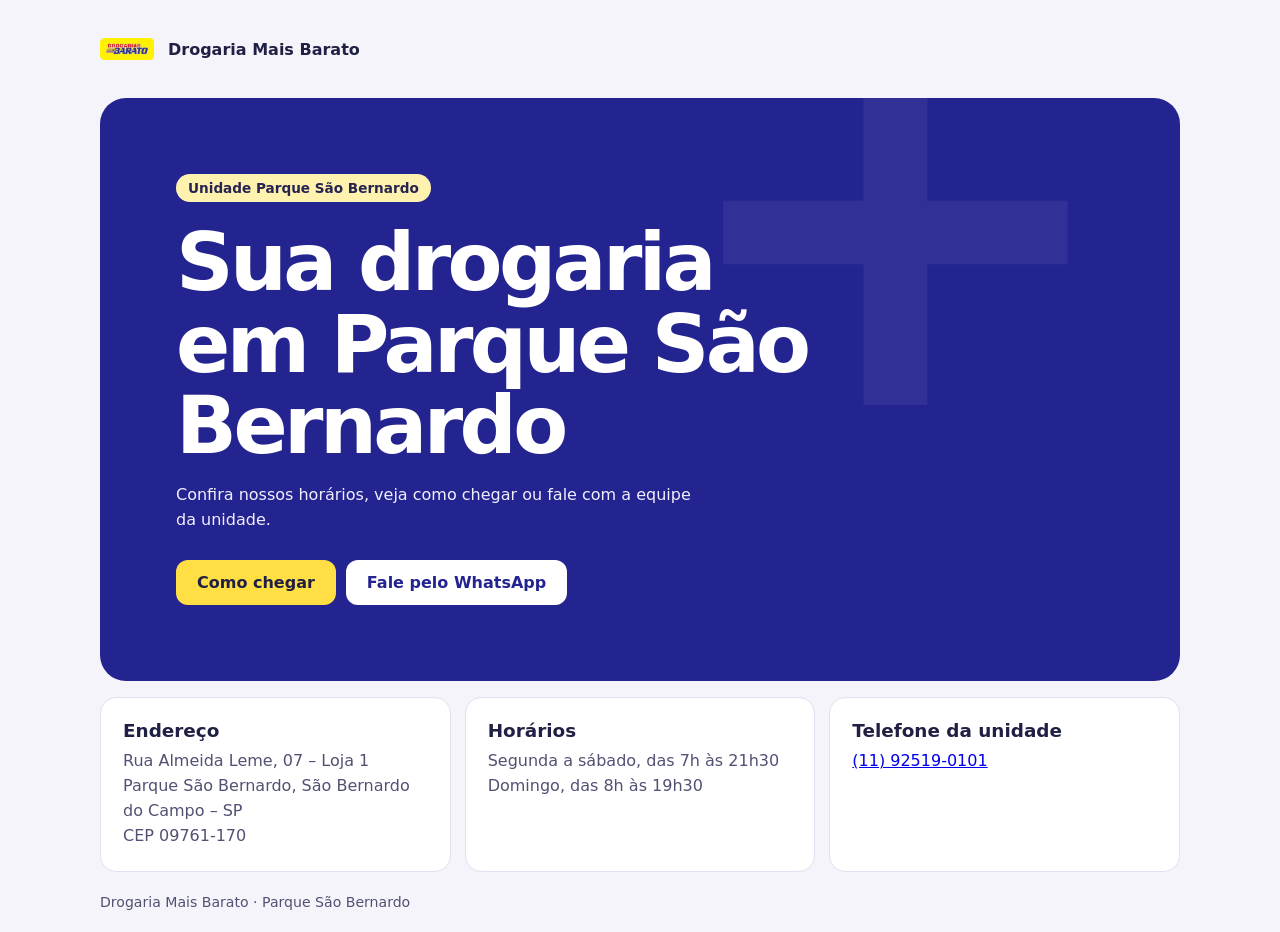
<file: public/bem-vindo-mais-barato.html>
<!doctype html>
<html lang="pt-BR">
<head>
<meta charset="utf-8">
<meta name="viewport" content="width=device-width,initial-scale=1">
<meta name="theme-color" content="#242490">
<meta name="description" content="Confira o endereço, os horários e os canais de atendimento da Drogaria Mais Barato no Parque São Bernardo.">
<link rel="canonical" href="https://mais-barato.drogalink.com.br/bem-vindo-mais-barato">
<meta property="og:title" content="Drogaria Mais Barato | Parque São Bernardo">
<meta property="og:image" content="https://mais-barato.drogalink.com.br/logo.png">
<title>Drogaria Mais Barato | Parque São Bernardo</title>
<style>
*{box-sizing:border-box}body{margin:0;background:#f4f4fa;color:#202044;font:16px system-ui,sans-serif}
header,main,footer{width:min(1080px,calc(100% - 36px));margin:auto}
header{display:flex;align-items:center;gap:14px;padding:22px 0;font-weight:750}
header img{width:54px;height:54px;object-fit:contain}
.hero{background:#242490;color:white;border-radius:26px;padding:clamp(28px,7vw,76px);position:relative;overflow:hidden}
.hero:after{content:"+";position:absolute;right:5%;top:-35%;font-size:clamp(230px,43vw,580px);font-weight:850;color:#ffffff0e;pointer-events:none}
.hero>*{position:relative;z-index:1}.tag{display:inline-block;background:#fff2af;color:#262451;padding:6px 12px;border-radius:30px;font-size:.85rem;font-weight:750}
h1{font-size:clamp(2.5rem,7vw,5rem);line-height:1.02;margin:20px 0 14px;letter-spacing:-.045em}
p{line-height:1.55}.hero p{max-width:520px;color:#f0efff}
a.cta{display:inline-block;margin-top:12px;padding:13px 21px;border-radius:12px;background:#ffdf43;color:#202044;font-weight:800;text-decoration:none}
.acoes{display:flex;flex-wrap:wrap;gap:10px}.acoes .secundario{background:#fff;color:#242490}
a:focus-visible{outline:3px solid #ffab00;outline-offset:4px}
.cards{display:grid;grid-template-columns:repeat(auto-fit,minmax(235px,1fr));gap:14px;margin-top:16px}
article{background:white;border:1px solid #e0e0ee;padding:22px;border-radius:16px}h2{font-size:1.15rem;margin:0 0 8px}article p{margin:0;color:#515173}
footer{padding:22px 0;color:#515173;font-size:.88rem}
</style>
</head>
<body>
<header><img src="/logo.png" alt=""><span>Drogaria Mais Barato</span></header>
<main>
<section class="hero" aria-labelledby="unidade">
<span class="tag">Unidade Parque São Bernardo</span>
<h1 id="unidade">Sua drogaria<br>em Parque São Bernardo</h1>
<p>Confira nossos horários, veja como chegar ou fale com a equipe da unidade.</p>
<div class="acoes">
<a class="cta" href="https://www.google.com/maps/dir/?api=1&amp;destination=Rua%20Almeida%20Leme%2C%207%2C%20Parque%20S%C3%A3o%20Bernardo%2C%20S%C3%A3o%20Bernardo%20do%20Campo%20-%20SP">Como chegar</a>
<a class="cta secundario" href="https://wa.me/5511925190101">Fale pelo WhatsApp</a>
</div>
</section>
<section class="cards" aria-label="Informações da unidade">
<article><h2>Endereço</h2><p>Rua Almeida Leme, 07 – Loja 1<br>Parque São Bernardo, São Bernardo do Campo – SP<br>CEP 09761-170</p></article>
<article><h2>Horários</h2><p>Segunda a sábado, das 7h às 21h30<br>Domingo, das 8h às 19h30</p></article>
<article><h2>Telefone da unidade</h2><p><a href="tel:+5511925190101">(11) 92519-0101</a></p></article>
</section>
</main>
<footer>Drogaria Mais Barato · Parque São Bernardo</footer>
</body>
</html>
</file>
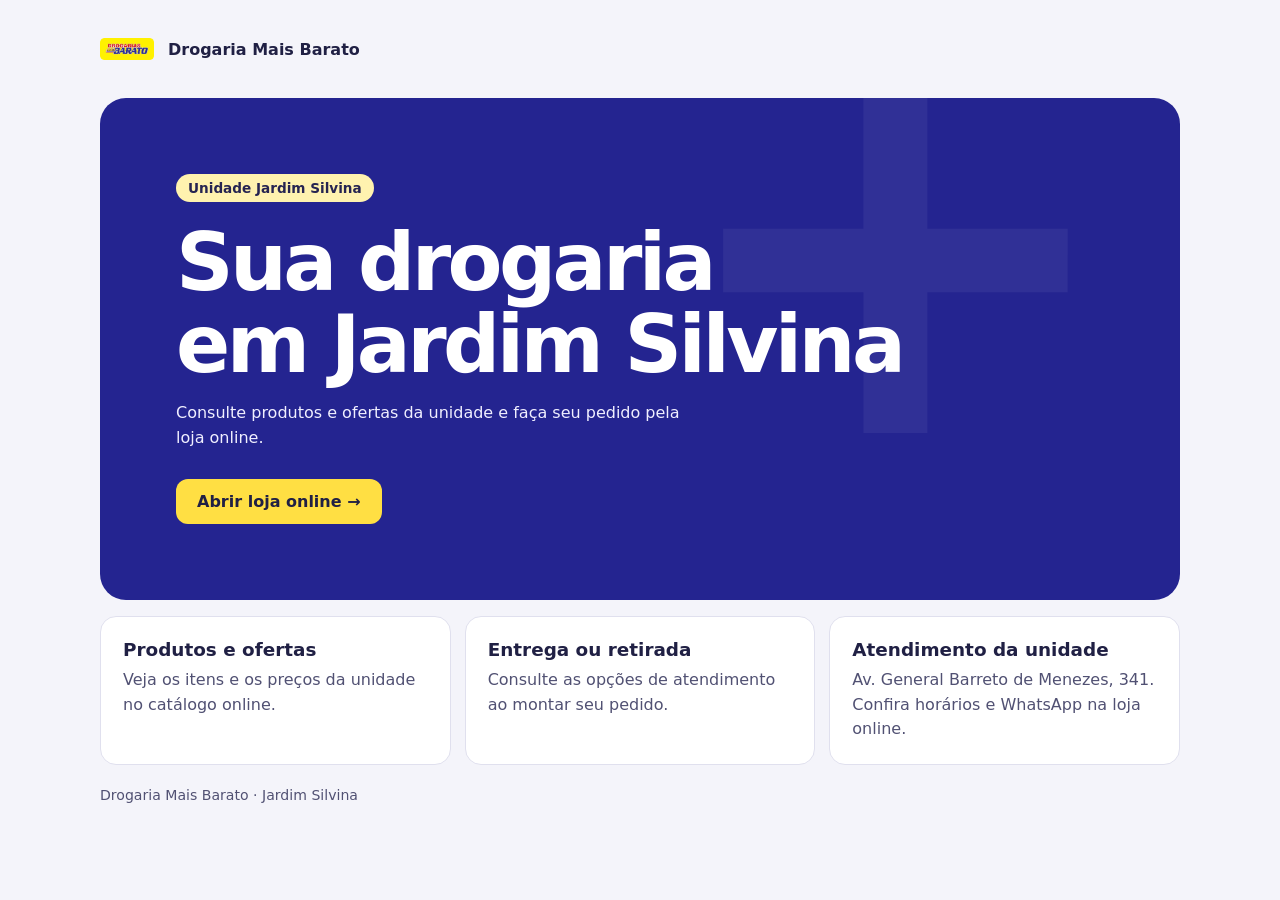
<file: public/bem-vindo-mb-jdsilvina.html>
<!doctype html>
<html lang="pt-BR">
<head>
<meta charset="utf-8">
<meta name="viewport" content="width=device-width,initial-scale=1">
<meta name="theme-color" content="#242490">
<meta name="description" content="Conheça a Drogaria Mais Barato da unidade Jardim Silvina e acesse a loja online.">
<link rel="canonical" href="https://mb-jdsilvina.drogalink.com.br/bem-vindo-mb-jdsilvina">
<meta property="og:title" content="Drogaria Mais Barato | Jardim Silvina">
<meta property="og:image" content="https://mb-jdsilvina.drogalink.com.br/logo.png">
<title>Drogaria Mais Barato | Jardim Silvina</title>
<style>
*{box-sizing:border-box}body{margin:0;background:#f4f4fa;color:#202044;font:16px system-ui,sans-serif}
header,main,footer{width:min(1080px,calc(100% - 36px));margin:auto}
header{display:flex;align-items:center;gap:14px;padding:22px 0;font-weight:750}
header img{width:54px;height:54px;object-fit:contain}
.hero{background:#242490;color:white;border-radius:26px;padding:clamp(28px,7vw,76px);position:relative;overflow:hidden}
.hero:after{content:"+";position:absolute;right:5%;top:-35%;font-size:clamp(230px,43vw,580px);font-weight:850;color:#ffffff0e;pointer-events:none}
.hero>*{position:relative;z-index:1}.tag{display:inline-block;background:#fff2af;color:#262451;padding:6px 12px;border-radius:30px;font-size:.85rem;font-weight:750}
h1{font-size:clamp(2.5rem,7vw,5rem);line-height:1.02;margin:20px 0 14px;letter-spacing:-.045em}
p{line-height:1.55}.hero p{max-width:520px;color:#f0efff}
a.cta{display:inline-block;margin-top:12px;padding:13px 21px;border-radius:12px;background:#ffdf43;color:#202044;font-weight:800;text-decoration:none}
a:focus-visible{outline:3px solid #ffab00;outline-offset:4px}
.cards{display:grid;grid-template-columns:repeat(auto-fit,minmax(235px,1fr));gap:14px;margin-top:16px}
article{background:white;border:1px solid #e0e0ee;padding:22px;border-radius:16px}h2{font-size:1.15rem;margin:0 0 8px}article p{margin:0;color:#515173}
footer{padding:22px 0;color:#515173;font-size:.88rem}
</style>
</head>
<body>
<header><img src="/logo.png" alt=""><span>Drogaria Mais Barato</span></header>
<main>
<section class="hero" aria-labelledby="unidade">
<span class="tag">Unidade Jardim Silvina</span>
<h1 id="unidade">Sua drogaria<br>em Jardim Silvina</h1>
<p>Consulte produtos e ofertas da unidade e faça seu pedido pela loja online.</p>
<a class="cta" href="https://mb-jdsilvina.drogalink.com.br/">Abrir loja online →</a>
</section>
<section class="cards" aria-label="Informações da unidade">
<article><h2>Produtos e ofertas</h2><p>Veja os itens e os preços da unidade no catálogo online.</p></article>
<article><h2>Entrega ou retirada</h2><p>Consulte as opções de atendimento ao montar seu pedido.</p></article>
<article><h2>Atendimento da unidade</h2><p>Av. General Barreto de Menezes, 341. Confira horários e WhatsApp na loja online.</p></article>
</section>
</main>
<footer>Drogaria Mais Barato · Jardim Silvina</footer>
</body>
</html>
</file>
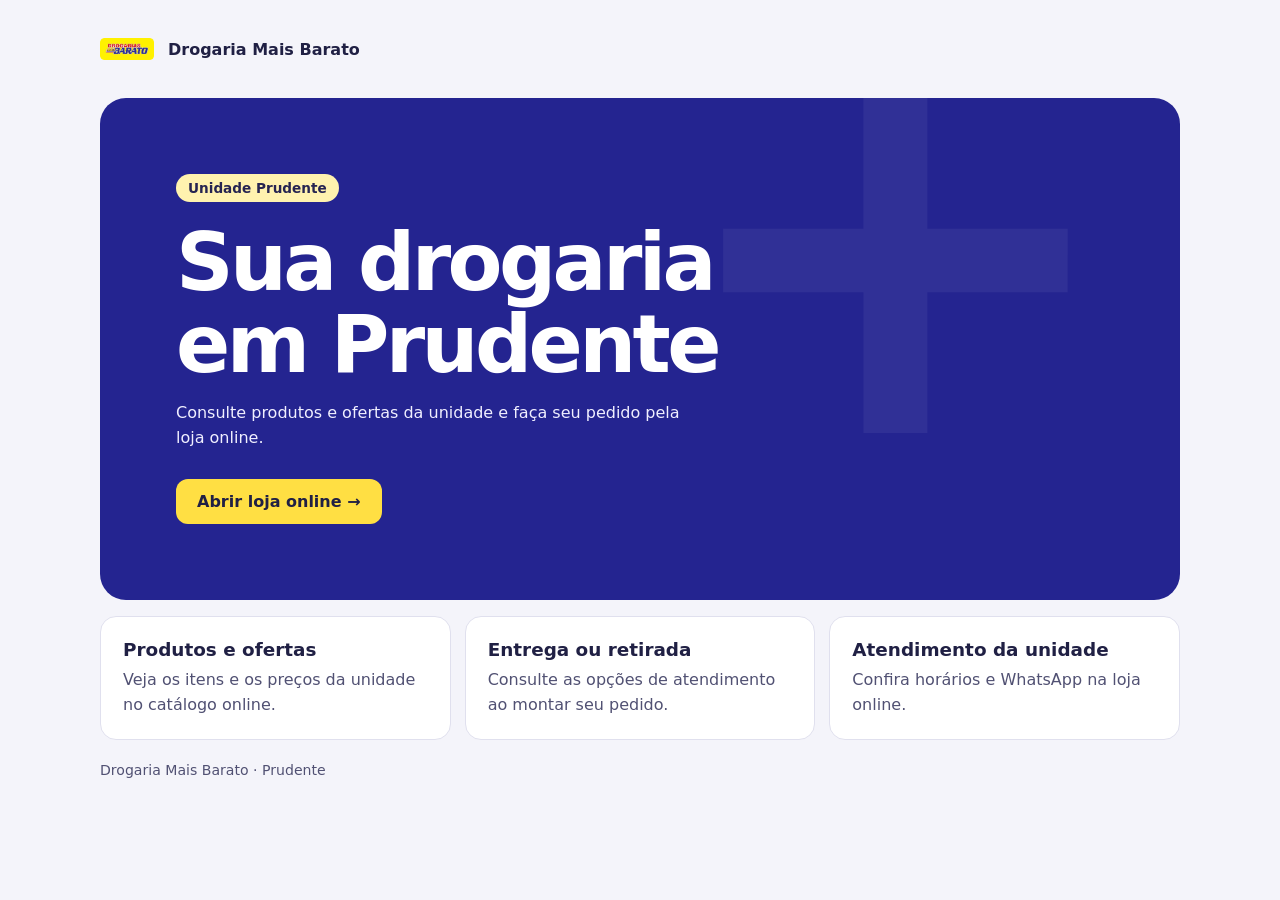
<file: public/bem-vindo-mb-prudente.html>
<!doctype html>
<html lang="pt-BR">
<head>
<meta charset="utf-8">
<meta name="viewport" content="width=device-width,initial-scale=1">
<meta name="theme-color" content="#242490">
<meta name="description" content="Conheça a Drogaria Mais Barato da unidade Prudente e acesse a loja online.">
<link rel="canonical" href="https://mb-prudente.drogalink.com.br/bem-vindo-mb-prudente">
<meta property="og:title" content="Drogaria Mais Barato | Prudente">
<meta property="og:image" content="https://mb-prudente.drogalink.com.br/logo.png">
<title>Drogaria Mais Barato | Prudente</title>
<style>
*{box-sizing:border-box}body{margin:0;background:#f4f4fa;color:#202044;font:16px system-ui,sans-serif}
header,main,footer{width:min(1080px,calc(100% - 36px));margin:auto}
header{display:flex;align-items:center;gap:14px;padding:22px 0;font-weight:750}
header img{width:54px;height:54px;object-fit:contain}
.hero{background:#242490;color:white;border-radius:26px;padding:clamp(28px,7vw,76px);position:relative;overflow:hidden}
.hero:after{content:"+";position:absolute;right:5%;top:-35%;font-size:clamp(230px,43vw,580px);font-weight:850;color:#ffffff0e;pointer-events:none}
.hero>*{position:relative;z-index:1}.tag{display:inline-block;background:#fff2af;color:#262451;padding:6px 12px;border-radius:30px;font-size:.85rem;font-weight:750}
h1{font-size:clamp(2.5rem,7vw,5rem);line-height:1.02;margin:20px 0 14px;letter-spacing:-.045em}
p{line-height:1.55}.hero p{max-width:520px;color:#f0efff}
a.cta{display:inline-block;margin-top:12px;padding:13px 21px;border-radius:12px;background:#ffdf43;color:#202044;font-weight:800;text-decoration:none}
a:focus-visible{outline:3px solid #ffab00;outline-offset:4px}
.cards{display:grid;grid-template-columns:repeat(auto-fit,minmax(235px,1fr));gap:14px;margin-top:16px}
article{background:white;border:1px solid #e0e0ee;padding:22px;border-radius:16px}h2{font-size:1.15rem;margin:0 0 8px}article p{margin:0;color:#515173}
footer{padding:22px 0;color:#515173;font-size:.88rem}
</style>
</head>
<body>
<header><img src="/logo.png" alt=""><span>Drogaria Mais Barato</span></header>
<main>
<section class="hero" aria-labelledby="unidade">
<span class="tag">Unidade Prudente</span>
<h1 id="unidade">Sua drogaria<br>em Prudente</h1>
<p>Consulte produtos e ofertas da unidade e faça seu pedido pela loja online.</p>
<a class="cta" href="https://mb-prudente.drogalink.com.br/">Abrir loja online →</a>
</section>
<section class="cards" aria-label="Informações da unidade">
<article><h2>Produtos e ofertas</h2><p>Veja os itens e os preços da unidade no catálogo online.</p></article>
<article><h2>Entrega ou retirada</h2><p>Consulte as opções de atendimento ao montar seu pedido.</p></article>
<article><h2>Atendimento da unidade</h2><p>Confira horários e WhatsApp na loja online.</p></article>
</section>
</main>
<footer>Drogaria Mais Barato · Prudente</footer>
</body>
</html>
</file>
<file: style.css>
/* =========================================================== */
/* 🎨 DESIGN SYSTEM — Drogaria Mais Barato                      */
/* Paleta da marca (azul-marinho + amarelo + vermelho) mantida   */
/* igual à do logotipo. Cards elevados, ícones em SVG e          */
/* superfícies limpas — sem o motivo antigo de "nota fiscal".    */
/* =========================================================== */
:root {
  /* identidade visual alinhada à rede Drogarias Mais Barato */
  --marca: #26247B;         /* azul-marinho (cor principal) */
  --marca-escura: #17153F;  /* azul mais escuro */
  --marca-clara: #ECEBF7;   /* azul bem clarinho, para fundos/realces */
  --marca-xclara: #F5F5FB;

  /* nomes antigos mantidos como apelido, para não quebrar nada */
  --verde: var(--marca);
  --verde-escura: var(--marca-escura);
  --verde-clara: var(--marca-clara);
  --verde-xclara: var(--marca-xclara);

  --tag: #E63946;           /* vermelho de destaque (CTA / carrinho) */
  --tag-escura: #C42230;
  --tag-clara: #FBE4E6;

  --amarelo: #FFD400;       /* amarelo da marca (faixa/tagline) */
  --amarelo-escura: #E0B800;

  /* Três camadas, do fundo para a frente. O fundo da página é um lavanda
     suave tirado do próprio azul da marca — não é cinza neutro. É ele que
     faz os cartões brancos lerem como cartões, e não como buracos. */
  --papel: #EAE9F3;         /* fundo da página */
  --papel-forte: #DEDCEE;   /* um degrau abaixo: pílulas, faixas, contadores */
  --papel-vidro: rgba(234, 233, 243, 0.85);  /* barras fixas translúcidas */
  --tinta: #1A1830;
  --tinta-suave: #5C5A80;   /* escurecido: o antigo #6B6890 não batia 4.5:1 */
  --text-muted: var(--tinta-suave);   /* usado pelo script.js */
  --linha: #DEDCEF;

  --branco: #FFFFFF;
  --erro: #C4322F;
  --erro-clara: #FBEAEA;
  --ok: #1F7A45;

  /* com o fundo mais presente, a sombra pode ser mais discreta e ainda
     separar o cartão da página — o trabalho de separar agora é da cor */
  --sombra-sm: 0 1px 2px rgba(23, 21, 63, 0.06), 0 2px 8px -4px rgba(23, 21, 63, 0.10);
  --sombra-md: 0 6px 18px -6px rgba(23, 21, 63, 0.22);
  --sombra-lg: 0 -6px 28px rgba(23, 21, 63, 0.18);

  --raio-sm: 8px;
  --raio-md: 14px;
  --raio-lg: 22px;

  --fonte-titulo: 'Inter', 'Arial', sans-serif;
  --fonte-marca: 'Fraunces', 'Georgia', serif;
  --fonte-corpo: 'Inter', 'Arial', sans-serif;
  --fonte-preco: 'Space Mono', 'Courier New', monospace;

  --header-h: 62px;
  --busca-h: 58px;
  --filtro-h: 58px;
  --filtro-barra-h: 5px;   /* altura da barra de rolagem dos filtros */
  --carrinho-barra-h: 52px;
}

/* ========================= */
/* 🔄 RESET                  */
/* ========================= */
*, *::before, *::after { box-sizing: border-box; margin: 0; padding: 0; }

html { scroll-behavior: smooth; }

body {
  font-family: var(--fonte-corpo);
  background: var(--papel);
  color: var(--tinta);
  font-size: 14px;
  -webkit-font-smoothing: antialiased;
  /* espaço para a barra do carrinho, que é fixa no rodapé da tela */
  padding-bottom: calc(var(--carrinho-barra-h) + env(safe-area-inset-bottom, 0px));
}

button { cursor: pointer; font-family: var(--fonte-corpo); }
a { color: inherit; }

h1, h2 { font-family: var(--fonte-titulo); }

/* ========================= */
/* 🧩 ÍCONES                 */
/* ========================= */
.ic {
  display: inline-block;
  flex-shrink: 0;
  vertical-align: -2px;
  stroke: currentColor;
}

.status-dot {
  display: inline-block;
  width: 7px;
  height: 7px;
  border-radius: 50%;
  background: currentColor;
  flex-shrink: 0;
}

/* ========================= */
/* 🟡 FAIXA DE MARCA (topo)  */
/* ========================= */
.faixa-topo {
  background: var(--amarelo);
  text-align: center;
  padding: 6px 12px;
  font-family: var(--fonte-marca);
  font-size: 13px;
  font-weight: 600;
  color: var(--marca-escura);
  letter-spacing: 0.2px;
}

.faixa-topo strong {
  color: var(--tag-escura);
  font-style: italic;
}

/* ========================= */
/* 🔝 HEADER                 */
/* ========================= */
.header {
  position: sticky;
  top: 0;
  height: var(--header-h);
  background: var(--marca);
  padding: 0 14px;
  display: flex;
  justify-content: space-between;
  align-items: center;
  gap: 10px;
  z-index: 1000;
  box-shadow: var(--sombra-sm);
}

.header-left {
  display: flex;
  align-items: center;
  gap: 10px;
  min-width: 0;
}

.logo {
  height: 34px;
  width: auto;
  border-radius: 8px;
  object-fit: contain;
  background: var(--branco);
  padding: 4px 7px;
  box-shadow: var(--sombra-sm);
  display: block;
}

.titulo { min-width: 0; }

.titulo h1 {
  font-family: var(--fonte-marca);
  font-size: 16px;
  font-weight: 700;
  color: var(--amarelo);
  line-height: 1.2;
  letter-spacing: -0.2px;
  white-space: nowrap;
  overflow: hidden;
  text-overflow: ellipsis;
}

.titulo .status-aberto,
.titulo .status-fechado {
  display: inline-flex;
  align-items: center;
  gap: 5px;
  font-size: 11px;
  font-weight: 600;
  letter-spacing: 0.2px;
  margin-top: 1px;
}

.titulo .status-aberto { color: #A8E5B4; }
.titulo .status-fechado { color: #FFB4A8; }

.header-carrinho {
  background: var(--tag);
  color: var(--branco);
  border: none;
  padding: 8px 13px;
  border-radius: var(--raio-lg);
  font-size: 12.5px;
  font-weight: 700;
  font-family: var(--fonte-corpo);
  display: flex;
  align-items: center;
  gap: 7px;
  flex-shrink: 0;
  text-decoration: none;
  transition: background 0.2s, transform 0.15s;
  box-shadow: 0 3px 0 var(--tag-escura);
}

.header-carrinho:active { transform: translateY(2px); box-shadow: 0 1px 0 var(--tag-escura); }
.header-carrinho:hover { background: #d42f3d; }

.header-carrinho-qtd {
  background: rgba(255,255,255,0.25);
  border-radius: 20px;
  min-width: 20px;
  padding: 0 6px;
  text-align: center;
  font-family: var(--fonte-preco);
  font-variant-numeric: tabular-nums;
}

#totalTop { font-family: var(--fonte-preco); font-variant-numeric: tabular-nums; }

/* ========================= */
/* 🔍 BUSCA                  */
/* ========================= */
.busca-container {
  position: sticky;
  top: var(--header-h);
  height: var(--busca-h);
  display: flex;
  align-items: center;
  gap: 8px;
  padding: 8px 14px;
  background: var(--papel);
  z-index: 999;
  border-bottom: 1px solid var(--linha);
}

/* as barras fixas ficam levemente translúcidas: o conteúdo passando por
   baixo dá a sensação de camada, em vez de uma tarja opaca colada na tela */
@supports ((backdrop-filter: blur(1px)) or (-webkit-backdrop-filter: blur(1px))) {
  .busca-container,
  .filtros-wrap {
    background: var(--papel-vidro);
    -webkit-backdrop-filter: blur(12px) saturate(1.4);
    backdrop-filter: blur(12px) saturate(1.4);
  }
}

.busca-wrapper {
  position: relative;
  flex: 1;
}

.busca-icon {
  position: absolute;
  left: 12px;
  top: 50%;
  transform: translateY(-50%);
  color: var(--tinta-suave);
  pointer-events: none;
}

.busca-wrapper input {
  width: 100%;
  padding: 10px 12px 10px 36px;
  border: 1.5px solid var(--linha);
  border-radius: var(--raio-md);
  font-size: 13px;
  font-family: var(--fonte-corpo);
  background: var(--branco);
  transition: border-color 0.2s, box-shadow 0.2s;
  outline: none;
  color: var(--tinta);
}

.busca-wrapper input::placeholder { color: var(--tinta-suave); }
.busca-wrapper input:focus { border-color: var(--marca); box-shadow: 0 0 0 3px var(--marca-clara); }

.btn-buscar {
  background: var(--marca);
  color: var(--branco);
  border: none;
  padding: 10px 16px;
  border-radius: var(--raio-md);
  font-size: 13px;
  font-weight: 700;
  white-space: nowrap;
  transition: background 0.2s;
}

.btn-buscar:hover { background: var(--marca-escura); }

/* ========================= */
/* 🎯 FILTROS                */
/* ========================= */
.filtros-wrap {
  position: sticky;
  top: calc(var(--header-h) + var(--busca-h));
  z-index: 998;
  background: var(--papel);
  border-bottom: 1px solid var(--linha);
  padding-bottom: 8px;
}

.filtros {
  display: flex;
  align-items: center;
  gap: 8px;
  padding: 10px 14px 0;
  overflow-x: auto;
  overflow-y: hidden;
  /* a barra nativa fica escondida porque desenhamos a nossa logo abaixo —
     a nativa é overlay no celular e some quando o dedo sai da tela */
  scrollbar-width: none;
  -ms-overflow-style: none;
}

.filtros::-webkit-scrollbar { display: none; }

/* barra de rolagem própria, sempre visível quando há categoria fora da tela */
.filtros-barra {
  display: none;
  position: relative;
  height: var(--filtro-barra-h);
  margin: 8px 14px 0;
  background: var(--marca-clara);
  border-radius: 10px;
  cursor: pointer;
  touch-action: none;
}

.filtros-barra.ativa { display: block; }

.filtros-thumb {
  position: absolute;
  top: 0;
  bottom: 0;
  left: 0;
  min-width: 26px;
  background: var(--marca);
  border-radius: 10px;
  transition: background 0.2s;
}

.filtros-barra:hover .filtros-thumb,
.filtros-barra.arrastando .filtros-thumb { background: var(--marca-escura); }

.filtros button {
  flex-shrink: 0;
  display: inline-flex;
  align-items: center;
  gap: 5px;
  background: var(--branco);
  border: 1.5px solid var(--linha);
  color: var(--marca-escura);
  padding: 7px 14px;
  border-radius: var(--raio-lg);
  font-size: 12px;
  font-weight: 700;
  transition: background 0.2s, border-color 0.2s, color 0.2s;
  white-space: nowrap;
}

.filtros button:hover { background: var(--marca-xclara); border-color: var(--marca); }

.filtros button.ativo {
  background: var(--marca);
  border-color: var(--marca);
  color: var(--branco);
}

/* chip de ofertas — o único elemento vermelho da barra, por isso destaca */
.filtros button.chip-ofertas {
  border-color: var(--tag);
  color: var(--tag-escura);
}
.filtros button.chip-ofertas:hover { background: var(--tag-clara); }
.filtros button.chip-ofertas.ativo { background: var(--tag); border-color: var(--tag); color: var(--branco); }

/* ========================= */
/* 🎠 BANNER                 */
/* ========================= */
.banner { padding: 12px 14px 0; }

.banner-container {
  position: relative;
  height: 168px;
  border-radius: var(--raio-md);
  overflow: hidden;
  border: 1px solid var(--linha);
  box-shadow: var(--sombra-sm);
}

.banner-slide {
  position: absolute;
  inset: 0;
  background: linear-gradient(135deg, var(--amarelo) 0%, var(--amarelo-escura) 100%);
  color: var(--marca-escura);
  display: flex;
  align-items: center;
  justify-content: center;
  gap: 10px;
  font-family: var(--fonte-titulo);
  font-weight: 700;
  font-size: 13px;
  text-align: center;
  padding: 0 20px;
  opacity: 0;
  transform: scale(0.98);
  transition: opacity 0.5s ease, transform 0.5s ease;
  letter-spacing: 0.2px;
}

.banner-slide.ativo { opacity: 1; transform: scale(1); }

/* slide com 3 produtos em oferta lado a lado */
.banner-slide-grupo {
  background: var(--branco);
  border: none;
  flex-direction: column;
  align-items: stretch;
  justify-content: flex-start;
  gap: 6px;
  padding: 9px 10px 10px;
  text-align: left;
}

.banner-topo {
  display: flex;
  align-items: center;
  justify-content: space-between;
  gap: 8px;
}

.banner-badge {
  display: inline-flex;
  align-items: center;
  gap: 5px;
  background: var(--marca);
  color: var(--branco);
  font-family: var(--fonte-titulo);
  font-weight: 700;
  font-size: 10.5px;
  letter-spacing: 0.03em;
  text-transform: uppercase;
  padding: 4px 9px;
  border-radius: var(--raio-lg);
}

.banner-vertudo {
  display: inline-flex;
  align-items: center;
  gap: 3px;
  background: none;
  border: none;
  color: var(--tag-escura);
  font-family: var(--fonte-corpo);
  font-size: 11.5px;
  font-weight: 700;
  padding: 4px 2px;
  white-space: nowrap;
}

.banner-vertudo:hover { text-decoration: underline; }

.banner-grupo-itens {
  display: flex;
  align-items: stretch;
  width: 100%;
  flex: 1;
  min-height: 0;
}

.banner-item {
  flex: 1;
  min-width: 0;
  display: flex;
  flex-direction: column;
  align-items: center;
  text-align: center;
  gap: 2px;
  padding: 2px 6px;
  position: relative;
  cursor: pointer;
  border: none;
  background: none;
  font-family: var(--fonte-corpo);
  border-radius: var(--raio-sm);
  transition: background 0.15s, transform 0.1s;
}

.banner-item:active { background: var(--papel); transform: scale(0.96); }

.banner-item:not(:last-child)::after {
  content: "";
  position: absolute;
  right: 0;
  top: 6px;
  bottom: 6px;
  width: 1px;
  background: var(--linha);
}

.banner-item-img-wrap { position: relative; display: block; }

.banner-item img {
  width: 46px;
  height: 46px;
  object-fit: contain;
  border-radius: var(--raio-sm);
  background: var(--marca-clara);
  padding: 5px;
  display: block;
}

.banner-item-add {
  position: absolute;
  bottom: -3px;
  right: -3px;
  width: 18px;
  height: 18px;
  border-radius: 50%;
  background: var(--tag);
  color: var(--branco);
  display: flex;
  align-items: center;
  justify-content: center;
  font-size: 13px;
  font-weight: 700;
  line-height: 1;
  box-shadow: 0 1px 3px rgba(23,21,63,0.3);
}

/* o nome fica num bloco próprio com altura reservada: como filho direto do
   flex ele era espremido até 0px e o produto aparecia sem nome nenhum */
.banner-item b {
  font-size: 10px;
  font-weight: 600;
  color: var(--tinta);
  line-height: 1.25;
  display: -webkit-box;
  -webkit-line-clamp: 2;
  line-clamp: 2;
  -webkit-box-orient: vertical;
  overflow: hidden;
  width: 100%;
  height: calc(1.25em * 2);
  flex-shrink: 0;
  margin-top: 4px;
}

.banner-item-de,
.banner-item-por { flex-shrink: 0; }

.banner-item-de {
  font-size: 9.5px;
  color: var(--tinta-suave);
  font-family: var(--fonte-preco);
  text-decoration: line-through;
  font-variant-numeric: tabular-nums;
}

.banner-item-por {
  font-size: 12.5px;
  font-weight: 700;
  color: var(--tag-escura);
  font-family: var(--fonte-preco);
  font-variant-numeric: tabular-nums;
}

/* ========================= */
/* 🔥 DESTAQUES / CARROSSEL  */
/* ========================= */
.mais-vendidos { padding: 20px 14px 0; }

.mais-vendidos h2,
.relacionados h2 {
  display: flex;
  align-items: center;
  gap: 7px;
  font-size: 15.5px;
  font-weight: 700;
  color: var(--tinta);
  margin-bottom: 10px;
  letter-spacing: -0.2px;
}

.mais-vendidos h2 .ic { color: var(--tag); }

.scroll-horizontal {
  display: flex;
  gap: 10px;
  overflow-x: auto;
  padding-bottom: 6px;
  scrollbar-width: none;
}

.scroll-horizontal::-webkit-scrollbar { display: none; }

/* ========================= */
/* 🗂️ SEÇÕES POR FAMÍLIA     */
/* ========================= */
.categoria-bloco { padding: 20px 14px 0; }

.categoria-bloco-header {
  display: flex;
  align-items: baseline;
  justify-content: space-between;
  gap: 10px;
  margin-bottom: 10px;
}

.categoria-bloco-header h2 {
  font-size: 15.5px;
  font-weight: 700;
  color: var(--tinta);
  letter-spacing: -0.2px;
}

.categoria-contador {
  font-family: var(--fonte-preco);
  font-size: 11px;
  font-weight: 400;
  color: var(--tinta-suave);
  background: var(--papel-forte);
  border-radius: 20px;
  padding: 2px 8px;
  margin-left: 4px;
  font-variant-numeric: tabular-nums;
}

.ver-tudo {
  display: inline-flex;
  align-items: center;
  gap: 2px;
  background: none;
  border: none;
  color: var(--marca);
  font-weight: 700;
  font-size: 12px;
  font-family: var(--fonte-corpo);
  white-space: nowrap;
  padding: 4px 0 4px 10px;
}

.ver-tudo:hover { color: var(--marca-escura); text-decoration: underline; }

/* reserva a altura do carrossel antes dele ser montado (lazy),
   para a página não "pular" quando os cards entram */
.categoria-bloco .scroll-horizontal:empty { min-height: 208px; }

/* ========================= */
/* 📊 BARRA DE RESULTADO     */
/* ========================= */
.barra-resultado {
  display: flex;
  align-items: center;
  justify-content: space-between;
  gap: 12px;
  flex-wrap: wrap;
  padding: 16px 14px 0;
}

.barra-resultado-info {
  display: flex;
  align-items: center;
  gap: 8px;
  min-width: 0;
}

/* Seta de voltar para a vitrine. Com o banner e os destaques escondidos
   na tela de resultado, é por aqui que o cliente sai da categoria — o
   chip "Todos" pode estar rolado para fora da barra de filtros. */
.btn-voltar-vitrine {
  flex-shrink: 0;
  width: 30px;
  height: 30px;
  display: flex;
  align-items: center;
  justify-content: center;
  background: var(--branco);
  border: 1.5px solid var(--linha);
  border-radius: 50%;
  color: var(--marca);
  transition: background 0.2s, border-color 0.2s, color 0.2s;
}

.btn-voltar-vitrine:hover {
  background: var(--marca-clara);
  border-color: var(--marca);
  color: var(--marca-escura);
}

.btn-voltar-vitrine:active { transform: scale(0.93); }

.btn-voltar-vitrine .ic { pointer-events: none; }

.barra-resultado-info strong {
  font-size: 16px;
  font-weight: 700;
  color: var(--tinta);
  letter-spacing: -0.2px;
}

.barra-resultado-contagem {
  font-family: var(--fonte-preco);
  font-size: 11.5px;
  color: var(--tinta-suave);
  white-space: nowrap;
  font-variant-numeric: tabular-nums;
}

.ordenacao-wrap {
  display: inline-flex;
  align-items: center;
  gap: 7px;
  flex-shrink: 0;
}

.ordenacao-label {
  font-size: 12px;
  font-weight: 600;
  color: var(--tinta-suave);
}

.ordenacao-wrap select {
  border: 1.5px solid var(--linha);
  background: var(--branco);
  color: var(--tinta);
  border-radius: var(--raio-sm);
  padding: 7px 10px;
  font-size: 12.5px;
  font-weight: 600;
  font-family: var(--fonte-corpo);
  outline: none;
  cursor: pointer;
}

.ordenacao-wrap select:focus { border-color: var(--marca); box-shadow: 0 0 0 3px var(--marca-clara); }

/* ========================= */
/* 📦 GRID PRODUTOS          */
/* ========================= */
#produtos {
  display: grid;
  grid-template-columns: repeat(auto-fill, minmax(155px, 1fr));
  gap: 12px;
  padding: 14px;
  min-height: 200px;
}

/* ========================= */
/* 🧾 CARD PRODUTO           */
/* ========================= */
.card, .card-mini {
  background: var(--branco);
  border: 1px solid var(--linha);
  border-radius: var(--raio-lg);
  padding: 12px;
  text-align: center;
  box-shadow: var(--sombra-sm);
  display: flex;
  flex-direction: column;
  align-items: center;
  gap: 6px;
  transition: transform 0.2s ease, box-shadow 0.2s ease, border-color 0.2s ease;
  position: relative;
}

.card-mini {
  flex: 0 0 132px;
  padding: 10px;
  min-height: 208px;
}

.card:hover, .card-mini:hover {
  transform: translateY(-3px);
  box-shadow: var(--sombra-md);
  border-color: var(--marca-clara);
}

.card:active, .card-mini:active { transform: translateY(-1px) scale(0.99); }

/* bloco de foto — fundo em degradê suave, cantos arredondados */
.produto-foto {
  position: relative;
  width: 100%;
  aspect-ratio: 1 / 1;
  border-radius: var(--raio-md);
  background: linear-gradient(160deg, var(--marca-clara) 0%, var(--branco) 72%);
  display: flex;
  align-items: center;
  justify-content: center;
  overflow: hidden;
  padding: 12%;
  text-decoration: none;
}

.card-mini .produto-foto { padding: 13%; border-radius: var(--raio-sm); }

.card img, .card-mini img {
  width: 100%;
  height: 100%;
  object-fit: contain;
  transition: transform 0.25s ease;
}

.card:hover img, .card-mini:hover img { transform: scale(1.06); }

/* O texto cortado em 2 linhas precisa de um invólucro: um elemento com
   display:-webkit-box vira "flow-root" quando é filho direto de um flex,
   e aí o -webkit-line-clamp simplesmente não corta nada. */
/* Sem flex:1 aqui de propósito. Os cards de uma mesma linha se igualam pela
   altura do mais alto; se a sobra fosse parar neste bloco, ela abriria um vão
   entre o nome e o preço — duas informações que precisam ficar juntas.
   A sobra vai para o "margin-top:auto" do stepper, virando respiro antes do
   botão, que é onde espaço em branco não parece defeito. */
.produto-nome-wrap {
  width: 100%;
  display: block;   /* precisa ser bloco, não flex: senão o <a> vira flex item e blockifica de novo */
  padding: 0 2px;
}

.produto-nome-link {
  font-size: 12.5px;
  font-weight: 600;
  color: var(--tinta);
  line-height: 1.32;
  display: -webkit-box;
  -webkit-line-clamp: 2;
  line-clamp: 2;
  -webkit-box-orient: vertical;
  overflow: hidden;
  text-decoration: none;
  width: 100%;
  /* reserva sempre as 2 linhas: assim o preço fica na mesma altura em todos
     os cards, mesmo quando um nome cabe em uma linha só */
  min-height: calc(1.32em * 2);
}

.card-mini .produto-nome-link { font-size: 11.5px; }
.produto-nome-link:hover { color: var(--marca); text-decoration: underline; }

.card .preco, .card-mini .preco {
  color: var(--marca-escura);
  font-weight: 700;
  font-family: var(--fonte-preco);
  letter-spacing: -0.3px;
  font-variant-numeric: tabular-nums;
}

.card .preco { font-size: 16px; }
.card-mini .preco { font-size: 13.5px; }

/* Botão "Adicionar" — o estado inicial do card.
   Antes o card já nascia com o stepper marcando zero: o "0" ocupava o
   lugar da ação principal e o botão de menos não fazia nada. */
.btn-add {
  margin-top: auto;
  width: 100%;
  min-height: 38px;   /* igual à do stepper: trocar um pelo outro não pode
                         mudar a altura do card nem empurrar a grade */
  display: flex;
  align-items: center;
  justify-content: center;
  gap: 6px;
  background: var(--marca);
  color: var(--branco);
  border: none;
  border-radius: 30px;
  font-family: var(--fonte-corpo);
  font-size: 12.5px;
  font-weight: 700;
  letter-spacing: 0.1px;
  transition: background 0.18s, transform 0.12s;
}

.btn-add:hover { background: var(--marca-escura); }
.btn-add:active { transform: scale(0.97); }

.card-mini .btn-add { font-size: 11.5px; min-height: 34px; }

/* stepper em formato de pílula — só aparece quando já há item no carrinho.
   Ganha a cor da marca no lugar do cinza: um card com produto dentro se
   distingue dos vizinhos sem precisar ler o número. */
.controle, .controle-mini {
  display: flex;
  justify-content: space-between;
  align-items: center;
  gap: 10px;
  margin-top: auto;
  width: 100%;
  min-height: 38px;
  background: var(--marca-clara);
  border: 1.5px solid var(--marca);
  border-radius: 30px;
  padding: 3px 6px;
}

.controle-mini { min-height: 34px; }

/* remover é ação secundária: fica sem preenchimento até o hover */
.controle button[data-acao="menos"],
.controle-mini button[data-acao="menos"] {
  background: transparent;
  color: var(--marca);
  border: 1.5px solid transparent;
}

.controle button[data-acao="menos"]:hover,
.controle-mini button[data-acao="menos"]:hover {
  background: var(--branco);
  border-color: var(--marca);
  color: var(--marca-escura);
}

/* o clique tem que chegar ao botão, não parar no ícone */
.controle button .ic,
.controle-mini button .ic { pointer-events: none; }

.controle-mini { gap: 8px; padding: 4px 6px; }

.controle button, .controle-mini button {
  background: var(--marca);
  color: var(--branco);
  border: none;
  width: 28px;
  height: 28px;
  border-radius: 50%;
  font-size: 16px;
  line-height: 1;
  display: flex;
  align-items: center;
  justify-content: center;
  transition: background 0.2s, transform 0.15s;
  flex-shrink: 0;
}

.controle-mini button { width: 24px; height: 24px; font-size: 14px; }

.controle button:hover, .controle-mini button:hover { background: var(--marca-escura); transform: scale(1.08); }
.controle button:active, .controle-mini button:active { transform: scale(0.92); }

.controle span, .controle-mini span {
  font-family: var(--fonte-preco);
  font-weight: 700;
  min-width: 22px;
  text-align: center;
  color: var(--marca-escura);
  font-variant-numeric: tabular-nums;
}

.controle span { font-size: 14px; }
.controle-mini span { font-size: 13px; min-width: 18px; }

/* botão para medicamento que exige receita */
.btn-receita {
  margin-top: auto;
  width: 100%;
  display: flex;
  align-items: center;
  justify-content: center;
  gap: 6px;
  background: var(--marca-clara);
  color: var(--marca-escura);
  border: 1.5px solid var(--marca);
  border-radius: 30px;
  padding: 7px 8px;
  font-size: 11px;
  font-weight: 700;
  line-height: 1.2;
  text-align: center;
  transition: background 0.2s, color 0.2s;
}

.btn-receita:hover { background: var(--marca); color: var(--branco); }
.card-mini .btn-receita { font-size: 10px; padding: 6px; }

/* ========================= */
/* 🏷️ OFERTA / RECEITA       */
/* ========================= */
.card.card-oferta, .card-mini.card-oferta { border-color: var(--amarelo-escura); }

.badge-oferta, .badge-receita, .badge-controle {
  position: absolute;
  top: 8px;
  left: 8px;
  z-index: 2;
  display: inline-flex;
  align-items: center;
  gap: 4px;
  font-family: var(--fonte-titulo);
  font-weight: 700;
  font-size: 10px;
  letter-spacing: 0.02em;
  text-transform: uppercase;
  padding: 3px 8px;
  border-radius: 20px;
  box-shadow: 0 2px 6px rgba(23, 21, 63, 0.15);
  font-variant-numeric: tabular-nums;
}

.badge-oferta { background: var(--amarelo); color: var(--tinta); }
.badge-receita { background: var(--marca); color: var(--branco); }
.badge-controle { background: var(--ok); color: var(--branco); }

.card-mini .badge-oferta,
.card-mini .badge-receita,
.card-mini .badge-controle { font-size: 9px; padding: 2px 6px; top: 6px; left: 6px; }

/* "CONTROLE ESPECIAL" em caixa alta quebrava em duas linhas e cobria
   quase metade da foto do produto. Sem caixa alta cabe em uma linha. */
.badge-oferta, .badge-receita, .badge-controle {
  max-width: calc(100% - 16px);
  text-transform: none;
  letter-spacing: 0;
  font-size: 10.5px;
  padding: 3px 9px;
  white-space: nowrap;
}

.card-mini .badge-oferta,
.card-mini .badge-receita,
.card-mini .badge-controle { font-size: 9.5px; padding: 2px 7px; }

/* Card sem desconto não tem a linha "de R$ ..." e o preço subia, saindo do
   alinhamento dos vizinhos na mesma fileira. Reserva a altura sempre. */
.preco-linha-de { min-height: 15px; }
.card-mini .preco-linha-de { min-height: 13px; }

.preco-linha-de {
  display: flex;
  align-items: center;
  justify-content: center;
  gap: 6px;
  flex-wrap: wrap;
}

.preco-de {
  color: var(--tinta-suave);
  font-size: 11px;
  font-family: var(--fonte-preco);
  text-decoration: line-through;
  text-decoration-color: var(--tag);
  font-variant-numeric: tabular-nums;
}

.card-mini .preco-de { font-size: 10px; }

.chip-desconto {
  background: var(--amarelo);
  color: var(--tinta);
  font-family: var(--fonte-titulo);
  font-weight: 700;
  font-size: 10.5px;
  padding: 2px 8px;
  border-radius: 20px;
  line-height: 1.5;
  font-variant-numeric: tabular-nums;
}

/* tipografia do preço em duas escalas */
.preco-cifra {
  font-size: 0.55em;
  font-weight: 600;
  margin-right: 1px;
  vertical-align: 0.35em;
}

.preco-reais { font-size: 1.25em; font-weight: 800; }

.preco-centavos {
  font-size: 0.6em;
  font-weight: 600;
  vertical-align: 0.5em;
}

.preco-por { color: var(--tag-escura) !important; }

/* ========================= */
/* 🈳 ESTADOS VAZIOS         */
/* ========================= */
.aviso-vazio {
  grid-column: 1 / -1;
  text-align: center;
  padding: 40px 20px;
  color: var(--tinta);
}

.aviso-vazio p { margin-bottom: 8px; font-size: 15px; font-weight: 600; }
.aviso-vazio .aviso-vazio-sub { font-size: 13px; font-weight: 400; color: var(--tinta-suave); margin-bottom: 16px; }

/* ========================= */
/* ⏳ LOADER                 */
/* ========================= */
.loader {
  display: none;
  flex-direction: column;
  align-items: center;
  justify-content: center;
  gap: 12px;
  padding: 48px 20px;
}

.loader.ativo { display: flex; }

.loader p { font-size: 13px; color: var(--tinta-suave); }

.loader-spinner {
  width: 28px;
  height: 28px;
  border: 3px solid var(--marca-clara);
  border-top-color: var(--marca);
  border-radius: 50%;
  animation: spin 0.7s linear infinite;
}

@keyframes spin { to { transform: rotate(360deg); } }

/* ========================= */
/* 💀 SKELETON               */
/* ========================= */
.produto-detalhe.skeleton .produto-detalhe-foto,
.skeleton-linha {
  background: linear-gradient(90deg, var(--papel-forte) 25%, var(--papel) 50%, var(--papel-forte) 75%);
  background-size: 400% 100%;
  animation: shimmer 1.4s ease infinite;
  border-radius: var(--raio-md);
}

.skeleton-linha { height: 14px; margin-bottom: 10px; }
.skeleton-linha.curta { width: 40%; }

@keyframes shimmer {
  0% { background-position: 100% 0; }
  100% { background-position: -100% 0; }
}

/* ========================= */
/* 🛒 CARRINHO               */
/* ========================= */
.carrinho {
  position: fixed;
  bottom: 0;
  right: 12px;
  width: 320px;
  background: var(--branco);
  border-radius: 16px 16px 0 0;
  box-shadow: var(--sombra-lg);
  z-index: 2000;
  overflow: visible;
}

.carrinho-header {
  width: 100%;
  min-height: var(--carrinho-barra-h);
  padding: 14px 16px;
  background: var(--marca);
  color: var(--branco);
  border: none;
  border-radius: 16px 16px 0 0;
  display: flex;
  justify-content: space-between;
  align-items: center;
  gap: 10px;
  font-size: 13px;
  font-weight: 700;
  font-family: var(--fonte-titulo);
  transition: background 0.2s;
}

.carrinho-header span:first-child {
  display: inline-flex;
  align-items: center;
  gap: 7px;
}

.carrinho-header span:last-child { font-family: var(--fonte-preco); font-variant-numeric: tabular-nums; }

.carrinho-header:hover { background: var(--marca-escura); }

.carrinho-body {
  display: none;
  max-height: 75vh;
  overflow-y: auto;
  padding: 16px 14px 12px;
  scrollbar-width: thin;
  scrollbar-color: rgba(38,36,123,0.4) transparent;
  font-family: var(--fonte-corpo);
}

.carrinho-body::-webkit-scrollbar { width: 5px; }
.carrinho-body::-webkit-scrollbar-thumb { background: rgba(38,36,123,0.4); border-radius: 10px; }

.carrinho.ativo .carrinho-body { display: block; }

.carrinho-vazio {
  text-align: center;
  color: var(--tinta-suave);
  padding: 16px 0;
}

/* item do carrinho */
.item {
  display: flex;
  justify-content: space-between;
  align-items: center;
  padding: 10px 0;
  border-bottom: 1px solid var(--linha);
  font-size: 13px;
  gap: 8px;
}

.item:last-of-type { border-bottom: none; }

.item-info { flex: 1; line-height: 1.4; min-width: 0; }
.item-info b { font-weight: 600; display: block; }
.item-info small {
  color: var(--tinta-suave);
  font-size: 11px;
  font-family: var(--fonte-preco);
  font-variant-numeric: tabular-nums;
}

.item-qtd {
  display: flex;
  align-items: center;
  gap: 5px;
  flex-shrink: 0;
}

.qtd-btn {
  background: var(--marca);
  color: var(--branco);
  border: none;
  width: 26px;
  height: 26px;
  border-radius: 50%;
  font-size: 14px;
  display: flex;
  align-items: center;
  justify-content: center;
  transition: background 0.2s;
}

.qtd-btn:hover { background: var(--marca-escura); }

.item-qtd span {
  font-family: var(--fonte-preco);
  font-weight: 700;
  min-width: 18px;
  text-align: center;
  font-variant-numeric: tabular-nums;
}

/* form carrinho */
.carrinho-form {
  display: flex;
  flex-direction: column;
  gap: 8px;
  margin-top: 12px;
}

.carrinho-form input,
.carrinho-form select {
  width: 100%;
  padding: 11px 12px;
  border: 1.5px solid var(--linha);
  border-radius: var(--raio-sm);
  font-size: 13px;
  font-family: var(--fonte-corpo);
  background: var(--papel);
  color: var(--tinta);
  outline: none;
  transition: border-color 0.2s, box-shadow 0.2s;
}

.carrinho-form input:focus,
.carrinho-form select:focus { border-color: var(--marca); background: var(--branco); box-shadow: 0 0 0 3px var(--marca-clara); }

.carrinho-form input[readonly] { color: var(--tinta-suave); cursor: default; }

#boxEndereco {
  display: flex;
  flex-direction: column;
  gap: 8px;
}

.aviso-privacidade {
  font-size: 11px;
  line-height: 1.5;
  color: var(--tinta-suave);
  margin-top: 12px;
  padding: 10px 12px;
  background: var(--papel);
  border-radius: var(--raio-sm);
}

.aviso-controle-especial {
  font-size: 12.5px;
  line-height: 1.5;
  color: var(--tinta);
  margin-top: 12px;
  padding: 12px;
  background: #E6F4EC;
  border: 1.5px solid var(--ok);
  border-radius: var(--raio-sm);
}

.aviso-controle-especial-check {
  display: flex;
  align-items: flex-start;
  gap: 8px;
  margin-top: 10px;
  font-weight: 600;
  cursor: pointer;
}

.aviso-controle-especial-check input {
  margin-top: 2px;
  width: 16px;
  height: 16px;
  accent-color: var(--ok);
  flex-shrink: 0;
}

.carrinho-acoes {
  display: flex;
  flex-direction: column;
  gap: 8px;
  margin-top: 14px;
}

.link-pedido {
  background: var(--tag-clara);
  border: 1px solid var(--tag);
  border-radius: var(--raio-sm);
  padding: 12px;
  margin-bottom: 4px;
}

.link-pedido p {
  font-size: 12.5px;
  line-height: 1.5;
  color: var(--tinta);
  margin-bottom: 10px;
}

.link-pedido .btn-finalizar { text-decoration: none; }

/* ========================= */
/* 🚚 FRETE                  */
/* ========================= */
.btn-calcular-frete {
  width: 100%;
  margin-top: 8px;
  padding: 10px;
  display: flex;
  align-items: center;
  justify-content: center;
  gap: 6px;
  background: var(--marca-clara);
  color: var(--marca-escura);
  border: 1.5px solid var(--marca);
  border-radius: var(--raio-sm);
  font-size: 12.5px;
  font-weight: 700;
  transition: background 0.2s, color 0.2s;
}

.btn-calcular-frete:hover { background: var(--marca); color: var(--branco); }
.btn-calcular-frete:disabled { opacity: 0.6; cursor: wait; }

.resultado-frete {
  margin-top: 8px;
  padding: 10px 12px;
  border-radius: var(--raio-sm);
  font-size: 12.5px;
  font-weight: 700;
  line-height: 1.5;
}

.resultado-frete.ok {
  background: var(--marca-xclara);
  color: var(--ok);
  border: 1px solid var(--ok);
}

.resultado-frete.erro {
  background: var(--erro-clara);
  color: var(--erro);
  border: 1px solid var(--erro);
}

.btn-finalizar {
  width: 100%;
  padding: 14px;
  display: flex;
  align-items: center;
  justify-content: center;
  gap: 7px;
  background: var(--tag);
  color: var(--branco);
  border: none;
  border-radius: var(--raio-md);
  font-size: 14px;
  font-weight: 700;
  font-family: var(--fonte-titulo);
  transition: background 0.2s, transform 0.15s;
  box-shadow: 0 3px 0 var(--tag-escura);
}

.btn-finalizar:hover { background: #d42f3d; }
.btn-finalizar:active { transform: translateY(2px); box-shadow: 0 1px 0 var(--tag-escura); }

.btn-limpar {
  width: 100%;
  padding: 10px;
  display: flex;
  align-items: center;
  justify-content: center;
  gap: 7px;
  background: transparent;
  color: var(--erro);
  border: 1.5px solid var(--erro);
  border-radius: var(--raio-md);
  font-size: 13px;
  font-weight: 700;
  transition: background 0.2s, color 0.2s;
}

.btn-limpar:hover { background: var(--erro); color: var(--branco); }

/* ========================= */
/* 🔔 TOAST                  */
/* ========================= */
.toast {
  position: fixed;
  bottom: calc(var(--carrinho-barra-h) + 24px);
  left: 50%;
  transform: translateX(-50%) translateY(20px);
  background: var(--tinta);
  color: var(--branco);
  padding: 11px 18px;
  border-radius: var(--raio-md);
  font-size: 13px;
  font-weight: 600;
  line-height: 1.4;
  opacity: 0;
  pointer-events: none;
  transition: opacity 0.3s, transform 0.3s;
  z-index: 9999;
  /* nomes de farmácia são longos: antes o toast era nowrap e vazava a tela */
  max-width: min(90vw, 420px);
  text-align: center;
  box-shadow: var(--sombra-md);
}

.toast.ativo {
  opacity: 1;
  transform: translateX(-50%) translateY(0);
}

/* ========================= */
/* 🔝 VOLTAR AO TOPO         */
/* ========================= */
.voltar-topo {
  display: flex;
  align-items: center;
  justify-content: center;
  gap: 14px;
  margin: 34px auto 0;
  padding: 0 14px;
  background: transparent;
  border: none;
  width: 100%;
  max-width: 900px;
}

.voltar-topo span {
  flex: 1;
  height: 1px;
  background: var(--linha);
}

.voltar-topo p {
  display: inline-flex;
  align-items: center;
  gap: 6px;
  font-size: 12px;
  color: var(--marca);
  font-weight: 700;
  white-space: nowrap;
  transition: color 0.2s;
  font-family: var(--fonte-titulo);
}

.voltar-topo:hover p { color: var(--marca-escura); }

/* ========================= */
/* 📄 RODAPÉ                 */
/* ========================= */
.rodape {
  background: var(--marca-escura);
  color: rgba(255,255,255,0.82);
  padding: 26px 16px 18px;
  margin-top: 34px;
  font-size: 11.5px;
  line-height: 1.6;
  text-align: center;
}

.rodape-container {
  max-width: 680px;
  margin: 0 auto;
  display: flex;
  flex-direction: column;
  gap: 8px;
}

.rodape p:first-child {
  font-weight: 700;
  color: var(--branco);
  font-size: 12.5px;
  font-family: var(--fonte-titulo);
  letter-spacing: 0.2px;
}

.rodape-agencia {
  padding: 12px;
  text-align: center;
  font-size: 11.5px;
  color: var(--tinta-suave);
  background: var(--papel-forte);
  display: flex;
  justify-content: center;
  align-items: center;
}

.rodape-agencia a { color: var(--marca-escura); }

/* ========================= */
/* 📄 PÁGINA DE PRODUTO      */
/* ========================= */
/* a página de produto ganha uma superfície branca própria: sobre o fundo
   lavanda ela lê como uma ficha, do mesmo jeito que os cards da vitrine */
.produto-detalhe {
  max-width: 480px;
  margin: 14px auto;
  padding: 16px 16px 28px;
  display: flex;
  flex-direction: column;
  gap: 4px;
  min-height: 300px;
  background: var(--branco);
  border: 1px solid var(--linha);
  border-radius: var(--raio-lg);
  box-shadow: var(--sombra-sm);
}

.migalhas {
  display: flex;
  align-items: center;
  gap: 5px;
  font-size: 12px;
  color: var(--tinta-suave);
  margin-bottom: 12px;
}

.migalhas a { color: var(--marca); font-weight: 600; text-decoration: none; }
.migalhas a:hover { text-decoration: underline; }

.produto-detalhe-foto {
  position: relative;
  background: linear-gradient(160deg, var(--marca-clara) 0%, var(--branco) 72%);
  border-radius: var(--raio-lg);
  aspect-ratio: 1 / 1;
  display: flex;
  align-items: center;
  justify-content: center;
  padding: 16%;
  box-shadow: var(--sombra-sm);
  margin-bottom: 16px;
}

.produto-detalhe-foto img { width: 100%; height: 100%; object-fit: contain; }
.produto-detalhe-foto .badge-oferta,
.produto-detalhe-foto .badge-receita,
.produto-detalhe-foto .badge-controle { font-size: 11px; padding: 4px 10px; top: 12px; left: 12px; }

.produto-marca {
  font-family: var(--fonte-titulo);
  font-weight: 700;
  font-size: 12px;
  color: var(--tinta-suave);
  text-transform: uppercase;
  letter-spacing: 0.04em;
}

.produto-nome {
  font-family: var(--fonte-corpo);
  font-size: 19px;
  font-weight: 700;
  color: var(--tinta);
  line-height: 1.35;
  margin: 2px 0 12px;
}

.produto-preco-box {
  background: var(--papel);
  border: 1px solid var(--linha);
  border-radius: var(--raio-md);
  padding: 16px;
  margin-bottom: 12px;
  text-align: center;
}

.preco-detalhe { font-size: 26px; }

.produto-estoque {
  display: flex;
  align-items: center;
  justify-content: center;
  gap: 6px;
  font-size: 12.5px;
  font-weight: 700;
  margin-bottom: 16px;
}

.produto-estoque .ponto { width: 8px; height: 8px; border-radius: 50%; background: var(--ok); }
.produto-estoque.disponivel { color: var(--ok); }
.produto-estoque.indisponivel .ponto { background: var(--erro); }
.produto-estoque.indisponivel { color: var(--erro); }

.aviso-receita {
  background: var(--marca-clara);
  border-radius: var(--raio-md);
  padding: 14px;
  margin-bottom: 14px;
  font-size: 13px;
  line-height: 1.55;
  color: var(--marca-escura);
}

.aviso-receita p + p { margin-top: 6px; }

.controle-detalhe { max-width: 180px; margin: 0 auto 14px; }
.controle-detalhe button { width: 32px; height: 32px; font-size: 18px; }

.btn-comprar {
  width: 100%;
  display: flex;
  align-items: center;
  justify-content: center;
  gap: 8px;
  background: var(--marca);
  color: var(--branco);
  border: none;
  padding: 15px;
  border-radius: var(--raio-md);
  font-family: var(--fonte-titulo);
  font-weight: 700;
  font-size: 14.5px;
  transition: background 0.2s, transform 0.15s;
  margin-bottom: 10px;
}

.btn-comprar:hover { background: var(--marca-escura); }
.btn-comprar:active { transform: scale(0.98); }

.btn-receita-grande { background: #1E9E58; }
.btn-receita-grande:hover { background: #178046; }

.produto-meta {
  display: flex;
  justify-content: center;
  gap: 14px;
  flex-wrap: wrap;
  font-family: var(--fonte-preco);
  font-size: 11px;
  color: var(--tinta-suave);
  margin-top: 6px;
}

.produto-aviso-legal {
  font-size: 11.5px;
  color: var(--tinta-suave);
  text-align: center;
  margin-top: 14px;
  line-height: 1.5;
}

.relacionados { padding: 8px 14px 24px; max-width: 900px; margin: 0 auto; }

.btn-voltar {
  background: rgba(255, 255, 255, 0.14);
  border: none;
  width: 34px;
  height: 34px;
  border-radius: 50%;
  color: var(--branco);
  cursor: pointer;
  display: flex;
  align-items: center;
  justify-content: center;
  flex-shrink: 0;
  text-decoration: none;
  transition: background 0.2s, transform 0.15s;
}

.btn-voltar:hover { background: rgba(255, 255, 255, 0.24); }
.btn-voltar:active { transform: scale(0.92); }

.logo-clicavel { cursor: pointer; transition: transform 0.15s; }
.logo-clicavel:hover { transform: scale(1.05); }
.logo-clicavel:active { transform: scale(0.96); }

.produto-detalhe-erro { text-align: center; padding: 60px 20px; color: var(--tinta-suave); }
.produto-detalhe-erro .erro-titulo { font-size: 16px; font-weight: 700; color: var(--tinta); margin-bottom: 8px; }
.produto-detalhe-erro p { margin-bottom: 8px; }
.produto-detalhe-erro .erro-acoes { margin-top: 16px; }
.produto-detalhe-erro a { color: var(--marca); font-weight: 700; }

/* ========================= */
/* 📱 MOBILE                 */
/* ========================= */
@media (max-width: 600px) {
  /* minmax(0, 1fr), e não 1fr: "1fr" sozinho equivale a minmax(auto, 1fr), e
     esse "auto" vira o min-content do card. Um nome comprido como
     "FENTICONAZOL CRM VAG 40G 7 APLIC" esticava a coluna dele para 284px e
     espremia a vizinha em 136px — cards de tamanhos diferentes lado a lado,
     a foto de um com o dobro da do outro, e a página rolando para o lado. */
  #produtos {
    grid-template-columns: repeat(2, minmax(0, 1fr));
    gap: 10px;
    padding: 12px 10px;
  }

  .card { padding: 10px; }
  .produto-foto { padding: 10%; }

  .carrinho {
    width: 100%;
    right: 0;
    border-radius: 16px 16px 0 0;
  }

  .carrinho-header { border-radius: 16px 16px 0 0; }
  .carrinho-body { max-height: 70vh; }

  .banner-slide { font-size: 12px; }
  .banner-container { height: 162px; }
  .banner-item { padding: 2px 4px; }
  .banner-item img { width: 42px; height: 42px; }
  .banner-item b { font-size: 9.5px; }

  .titulo h1 { font-size: 13px; }

  .barra-resultado { gap: 8px; }
  .barra-resultado-info strong { font-size: 15px; }
}

/* ========================= */
/* 🖱️ SCROLLBAR GLOBAL       */
/* ========================= */
::-webkit-scrollbar { width: 6px; height: 6px; }
::-webkit-scrollbar-track { background: transparent; }
::-webkit-scrollbar-thumb { background: var(--marca); border-radius: 10px; }
::-webkit-scrollbar-thumb:hover { background: var(--marca-escura); }
* { scrollbar-width: thin; scrollbar-color: var(--marca) transparent; }

/* ========================= */
/* ♿ ACESSIBILIDADE          */
/* ========================= */
:focus-visible {
  outline: 2px solid var(--marca);
  outline-offset: 2px;
  border-radius: 4px;
}

.header :focus-visible,
.rodape :focus-visible { outline-color: var(--amarelo); }

@media (prefers-reduced-motion: reduce) {
  html { scroll-behavior: auto; }
  *, *::before, *::after { animation-duration: 0.01ms !important; transition-duration: 0.01ms !important; }
}
</file>
<file: public/top-farma/top-farma.css>
:root{--blue:#084796;--blue2:#0b62bd;--navy:#062f6c;--pale:#eaf3ff;--yellow:#ffdf16;--green:#16b95a;--ink:#102d55;--muted:#657895;--shadow:0 16px 40px #082e6418}
*{box-sizing:border-box}html{scroll-behavior:smooth}body{margin:0;background:#f7faff;color:var(--ink);font-family:"Nunito Sans",Arial,sans-serif}a{color:inherit;text-decoration:none}.wrap{width:min(1160px,calc(100% - 40px));margin:auto}.top-strip{background:var(--navy);color:#dceaff;font-size:12px;font-weight:900;letter-spacing:1.2px}.top-strip .wrap{padding:10px 0}.top-strip span{color:var(--yellow);padding:0 8px}
.header{background:white;box-shadow:0 5px 24px #082e6410;position:sticky;top:0;z-index:20}.head-row{height:90px;display:flex;align-items:center;justify-content:space-between;gap:24px}.brand{display:flex;align-items:center;gap:10px;color:var(--blue)}.brand-icon{width:53px;height:53px;border-radius:17px;background:linear-gradient(145deg,#1692f2,#06428f);color:white;font-size:54px;line-height:45px;text-align:center;font-weight:900;box-shadow:inset 0 2px 8px #ffffff66}.brand-words{display:flex;flex-direction:column;line-height:.9;font-style:italic}.brand-words small{font-size:11px;font-weight:1000;letter-spacing:1px}.brand-words strong{font-size:25px;font-weight:1000;letter-spacing:-1px}.brand-words em{align-self:flex-end;background:#1678d2;color:white;border-radius:20px;padding:4px 13px;font-size:11px;font-weight:1000;margin-top:4px}.desktop-nav{display:flex;gap:32px;font-weight:900;color:#26466f}.desktop-nav a:hover{color:var(--blue2)}.head-cta{background:var(--blue);color:white;border-radius:99px;padding:12px 21px;font-weight:900}.head-cta span{color:var(--yellow);padding-left:8px}.menu-btn,.mobile-nav{display:none}
.hero{background:radial-gradient(circle at 78% 30%,#2789e7 0,transparent 32%),linear-gradient(112deg,#063b88,#0a5db8 75%,#d7eaff);color:white;overflow:hidden}.hero-grid{min-height:420px;display:grid;grid-template-columns:1.08fr .92fr;align-items:center;gap:30px}.hero-text{padding:56px 0;position:relative;z-index:1}.eyebrow,.location-info>small,.contact small,.section-head small{font-size:11px;letter-spacing:1.8px;font-weight:1000;color:#b8d9ff}.eyebrow i{display:inline-block;width:8px;height:8px;border-radius:50%;background:var(--yellow);margin-right:8px}.hero h1{font-size:clamp(46px,5.5vw,72px);line-height:.99;letter-spacing:-2.8px;margin:18px 0;font-weight:1000;max-width:650px}.hero h1 b{display:block;color:var(--yellow)}.hero-text>p{font-size:18px;line-height:1.5;max-width:520px;color:#e4f0ff;font-weight:700;margin:0 0 26px}.btn{display:inline-flex;align-items:center;justify-content:center;gap:15px;border-radius:99px;padding:14px 22px;font-weight:1000;transition:.2s}.btn:hover{transform:translateY(-2px);box-shadow:0 10px 24px #001c4933}.btn-yellow{background:var(--yellow);color:#152f54}.btn-blue{background:var(--blue);color:white}.btn-green{background:var(--green);color:white}.hero-points{display:flex;gap:22px;margin-top:23px;color:#d7eaff;font-size:13px;font-weight:900;flex-wrap:wrap}.hero-visual{height:360px;position:relative;display:grid;place-items:center}.medical-cross{height:225px;width:225px;border-radius:55px;background:linear-gradient(145deg,#fff,#d9ebff);color:#0a59ac;display:grid;place-items:center;font-size:210px;line-height:.5;font-weight:900;text-shadow:0 8px #b4d3f5;transform:rotate(-8deg);box-shadow:0 30px 65px #00275b66;z-index:1}.visual-orbit{position:absolute;border:1px solid #ffffff55;border-radius:50%;width:320px;height:320px}.orbit-b{width:390px;height:220px;transform:rotate(38deg)}.visual-note{position:absolute;right:0;top:48px;background:white;color:var(--blue);border-radius:16px;padding:14px 18px;transform:rotate(5deg);box-shadow:var(--shadow);z-index:2;display:flex;flex-direction:column}.visual-note strong{font-size:17px}.visual-note small{font-size:11px;color:#547092}.visual-pill{position:absolute;width:75px;height:28px;border:5px solid white;border-radius:30px;background:var(--yellow);transform:rotate(-30deg)}.pill-a{bottom:40px;left:10%}.pill-b{bottom:78px;right:8%;background:#27c76b;transform:rotate(30deg)}
.service-shortcuts{display:grid;grid-template-columns:repeat(4,1fr);background:white;border-radius:18px;box-shadow:var(--shadow);margin-top:22px;position:relative;z-index:2;overflow:hidden}.service-shortcuts a{min-height:108px;display:flex;align-items:center;justify-content:center;gap:13px;border-right:1px solid #e0eaf7;padding:12px}.service-shortcuts a:last-child{border:0}.service-shortcuts a:hover{background:var(--pale)}.service-shortcuts span{font-size:31px;color:var(--blue2);font-weight:900}.service-shortcuts b{font-size:14px;line-height:1.2}
.section{padding-top:58px;padding-bottom:58px}.section-head{display:flex;align-items:end;justify-content:space-between;gap:18px;margin-bottom:20px}.section-head small{color:#4d77a9}.section-head h2{margin:5px 0 0;color:var(--blue);font-size:34px;line-height:1.05;font-weight:1000;letter-spacing:-1px}.section-head>a{color:var(--blue);font-weight:1000}.section-head>a b{color:#e0b900;padding-left:6px}.offer-panel{background:linear-gradient(110deg,#073b88,#0b61bb);border-radius:22px;min-height:270px;color:white;display:grid;grid-template-columns:1.1fr .9fr;overflow:hidden;box-shadow:var(--shadow)}.offer-copy{padding:35px 40px;align-self:center}.offer-label{display:inline-block;background:var(--yellow);color:#15345e;padding:6px 12px;border-radius:30px;font-size:10px;font-weight:1000;letter-spacing:1px}.offer-copy h3{font-size:30px;line-height:1.08;max-width:490px;margin:16px 0 9px}.offer-copy p{color:#d7eaff;max-width:440px;margin:0 0 20px;line-height:1.5}.offer-art{position:relative;min-height:270px;display:grid;place-items:center;background:radial-gradient(circle at 50% 50%,#288ce7,transparent 60%)}.offer-circle{width:180px;height:180px;border-radius:50%;background:var(--yellow);color:#12376b;display:flex;flex-direction:column;align-items:center;justify-content:center;font-size:32px;font-weight:1000;transform:rotate(-10deg);box-shadow:0 15px 35px #001c4d55}.offer-circle small{font-size:14px;letter-spacing:2px}.offer-tag{position:absolute;top:34px;right:18%;font-size:48px;color:white}.offer-box{position:absolute;bottom:23px;right:9%;background:white;color:var(--blue);padding:10px 18px;border-radius:12px;font-weight:1000;line-height:1.05;transform:rotate(8deg);box-shadow:var(--shadow)}.fine-print{font-size:11px;color:#7889a1;margin:10px 2px 0}
.services{background:linear-gradient(115deg,#06377f,#0b5cb5);color:white}.section-head.light h2{color:white}.section-head.light small{color:#b9d9ff}.section-head.light>p{color:#d8eaff;font-weight:700;margin:0}.service-grid{display:grid;grid-template-columns:repeat(4,1fr);gap:14px}.service-grid article{background:#ffffff12;border:1px solid #ffffff35;border-radius:17px;padding:22px 20px;min-height:185px}.service-grid article>span{width:47px;height:47px;border-radius:14px;background:white;color:var(--blue);display:grid;place-items:center;font-size:27px;font-weight:900}.service-grid h3{font-size:17px;margin:14px 0 5px}.service-grid p{font-size:13px;line-height:1.45;color:#d7eaff;margin:0}
.location{display:grid;grid-template-columns:.85fr 1.15fr;gap:18px}.location-info{background:var(--blue);color:white;border-radius:20px;padding:34px;display:flex;flex-direction:column;align-items:flex-start;justify-content:center}.location-info>small{color:#b9d9ff}.location-info h2{font-size:35px;line-height:1.05;margin:12px 0}.address{font-size:16px;line-height:1.6;color:#e2efff;font-weight:800;margin:0 0 23px}.map{min-height:310px;border-radius:20px;overflow:hidden;box-shadow:var(--shadow);background:#e3eefb}.map iframe{width:100%;height:100%;min-height:310px;border:0}
.contact{background:#eaf3ff;padding:38px 0}.contact-row{display:flex;align-items:center;justify-content:space-between;gap:30px}.contact small{color:#5079aa}.contact h2{font-size:32px;color:var(--blue);margin:6px 0}.contact p{margin:0;color:#627a99;font-weight:700}.contact-actions{display:flex;align-items:center;gap:15px;flex-wrap:wrap}.phone{font-size:20px;color:var(--blue);font-weight:1000}.instagram{color:#bd2479;font-weight:900}
footer{background:#052e68;color:white}.footer-row{min-height:110px;display:flex;align-items:center;justify-content:space-between;gap:20px}.footer-brand{color:white}.footer-brand .brand-icon{background:transparent;border:2px solid white;width:46px;height:46px;font-size:45px;line-height:39px}.footer-brand .brand-words strong{font-size:21px}.footer-row>p{font-size:17px;font-weight:900;font-style:italic}.copyright{text-align:center;border-top:1px solid #ffffff24;padding:13px;font-size:11px;color:#c7dcf6}.floating-wa{position:fixed;right:20px;bottom:20px;width:58px;height:58px;border:3px solid white;border-radius:50%;display:grid;place-items:center;background:#18c45a;color:white;font-size:29px;box-shadow:0 8px 25px #00234b55;z-index:15}
@media(max-width:850px){.desktop-nav{gap:17px}.hero-grid{grid-template-columns:1fr .75fr}.hero-visual{transform:scale(.85)}.service-grid{grid-template-columns:repeat(2,1fr)}}
@media(max-width:620px){.wrap{width:calc(100% - 28px)}.top-strip{font-size:10px}.head-row{height:76px}.brand-icon{width:43px;height:43px;font-size:45px;line-height:38px;border-radius:14px}.brand-words strong{font-size:20px}.brand-words small{font-size:9px}.brand-words em{font-size:9px;padding:3px 10px}.desktop-nav,.head-cta{display:none}.menu-btn{display:block;border:0;border-radius:10px;background:var(--blue);color:white;font-size:21px;padding:7px 12px}.mobile-nav{padding:6px 14px 13px;background:white}.mobile-nav.open{display:grid}.mobile-nav a{padding:11px 4px;border-top:1px solid #e8eff8;font-weight:900;color:var(--blue)}.hero-grid{display:block;min-height:0}.hero-text{padding:40px 0 10px}.hero h1{font-size:48px;letter-spacing:-2px}.hero-text>p{font-size:15px}.hero-text .btn{width:100%;font-size:14px}.hero-points{font-size:11px;gap:12px}.hero-visual{height:180px;transform:none}.medical-cross{width:115px;height:115px;border-radius:30px;font-size:108px}.visual-orbit{width:170px;height:170px}.orbit-b{width:210px;height:115px}.visual-note{top:0;right:7%;padding:9px 12px}.visual-note strong{font-size:13px}.visual-note small{font-size:9px}.visual-pill{width:52px;height:20px;border-width:3px}.pill-a{bottom:5px}.pill-b{bottom:20px}.service-shortcuts{grid-template-columns:repeat(2,1fr);margin-top:14px}.service-shortcuts a{min-height:82px;justify-content:flex-start;padding-left:18px}.service-shortcuts a:nth-child(2){border-right:0}.service-shortcuts a:nth-child(-n+2){border-bottom:1px solid #e0eaf7}.service-shortcuts span{font-size:26px}.service-shortcuts b{font-size:12px}.section{padding-top:38px;padding-bottom:38px}.section-head{align-items:flex-start;flex-direction:column}.section-head h2{font-size:29px}.section-head>a{font-size:13px}.offer-panel{grid-template-columns:1fr}.offer-copy{padding:25px 22px 12px}.offer-copy h3{font-size:25px}.offer-copy p{font-size:13px}.offer-art{min-height:180px}.offer-circle{width:135px;height:135px;font-size:25px}.offer-circle small{font-size:11px}.offer-tag{top:10px;right:15%;font-size:35px}.offer-box{bottom:10px;right:8%;font-size:13px}.section-head.light>p{font-size:13px}.service-grid{gap:9px}.service-grid article{padding:16px 13px;min-height:170px}.service-grid h3{font-size:14px}.service-grid p{font-size:11px}.location{grid-template-columns:1fr;gap:12px}.location-info{padding:25px}.location-info h2{font-size:30px}.map,.map iframe{min-height:230px}.contact-row{display:block}.contact h2{font-size:28px}.contact-actions{margin-top:20px;display:grid;grid-template-columns:1fr}.contact-actions .btn{width:100%}.footer-row{padding:20px 0;min-height:0;align-items:flex-start;flex-direction:column;gap:10px}.footer-row>p{font-size:14px;margin:0}.floating-wa{width:52px;height:52px;right:13px;bottom:13px}}
</file>
